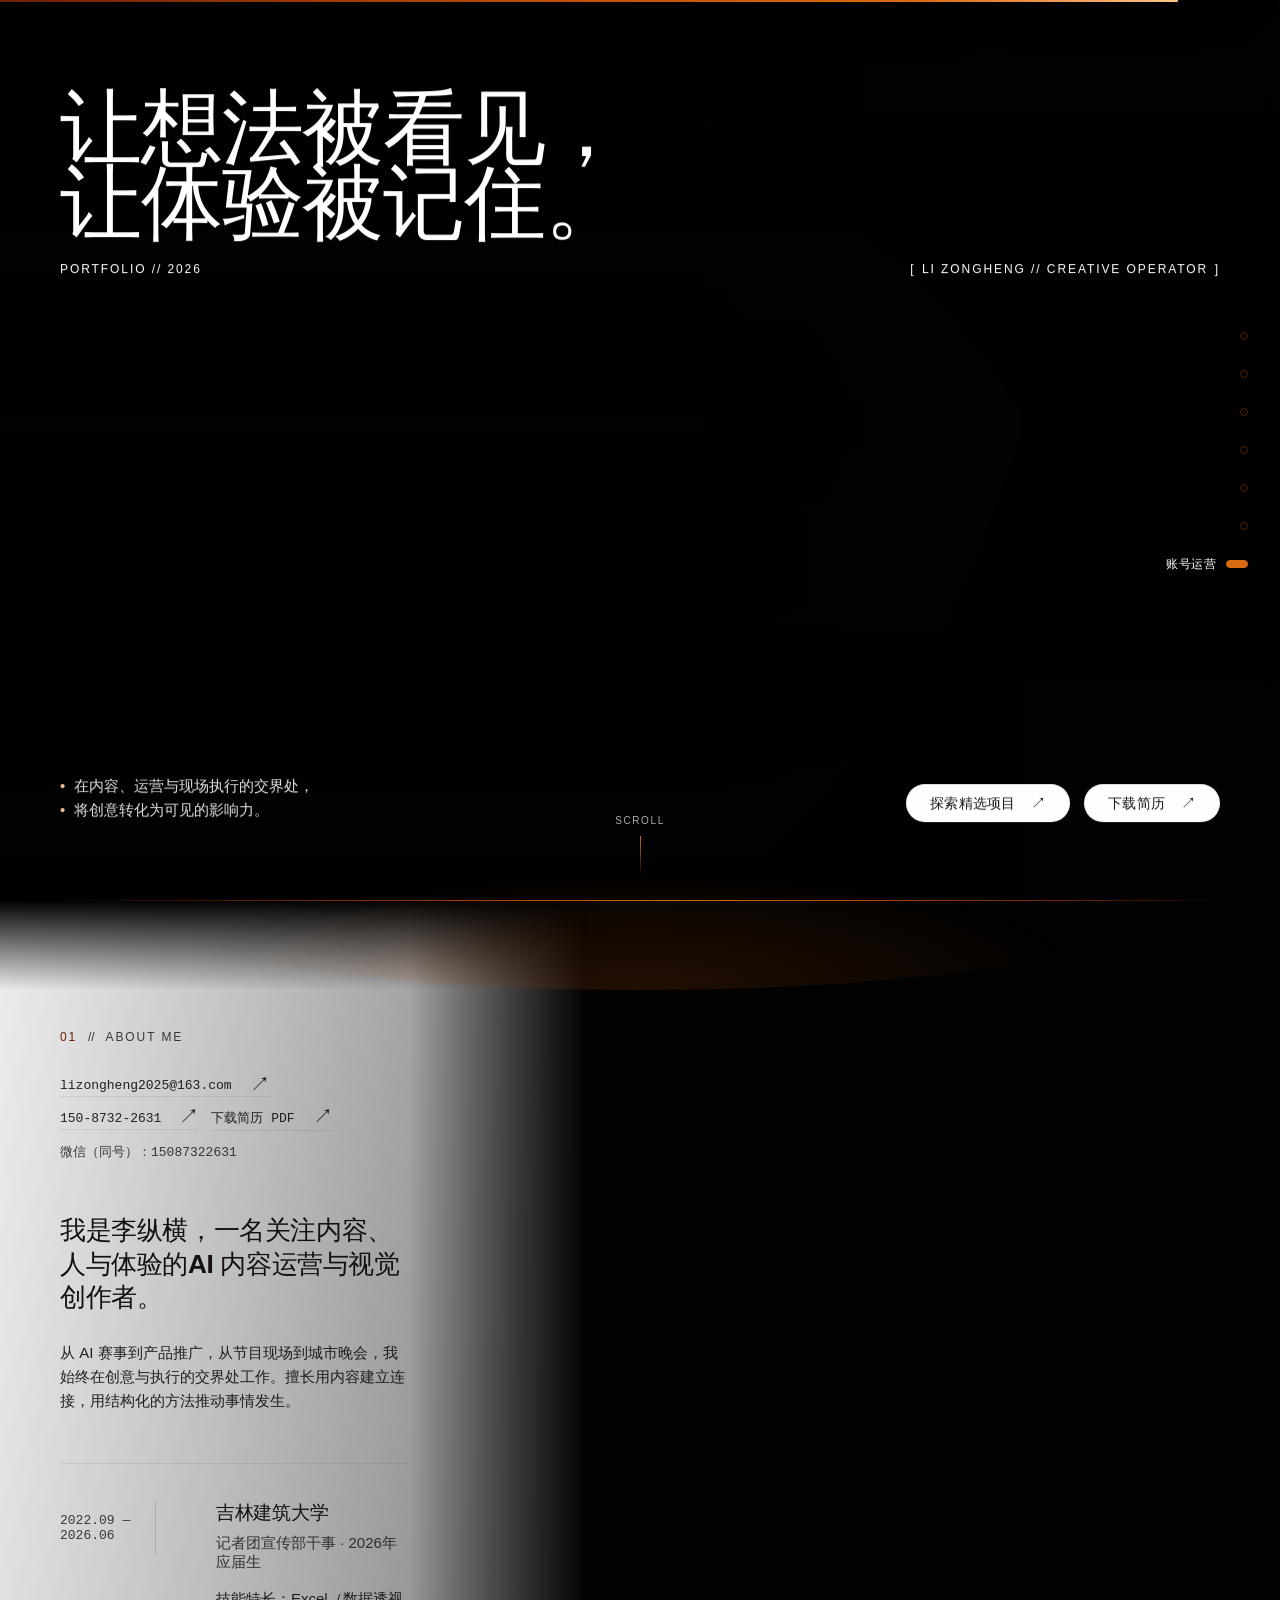
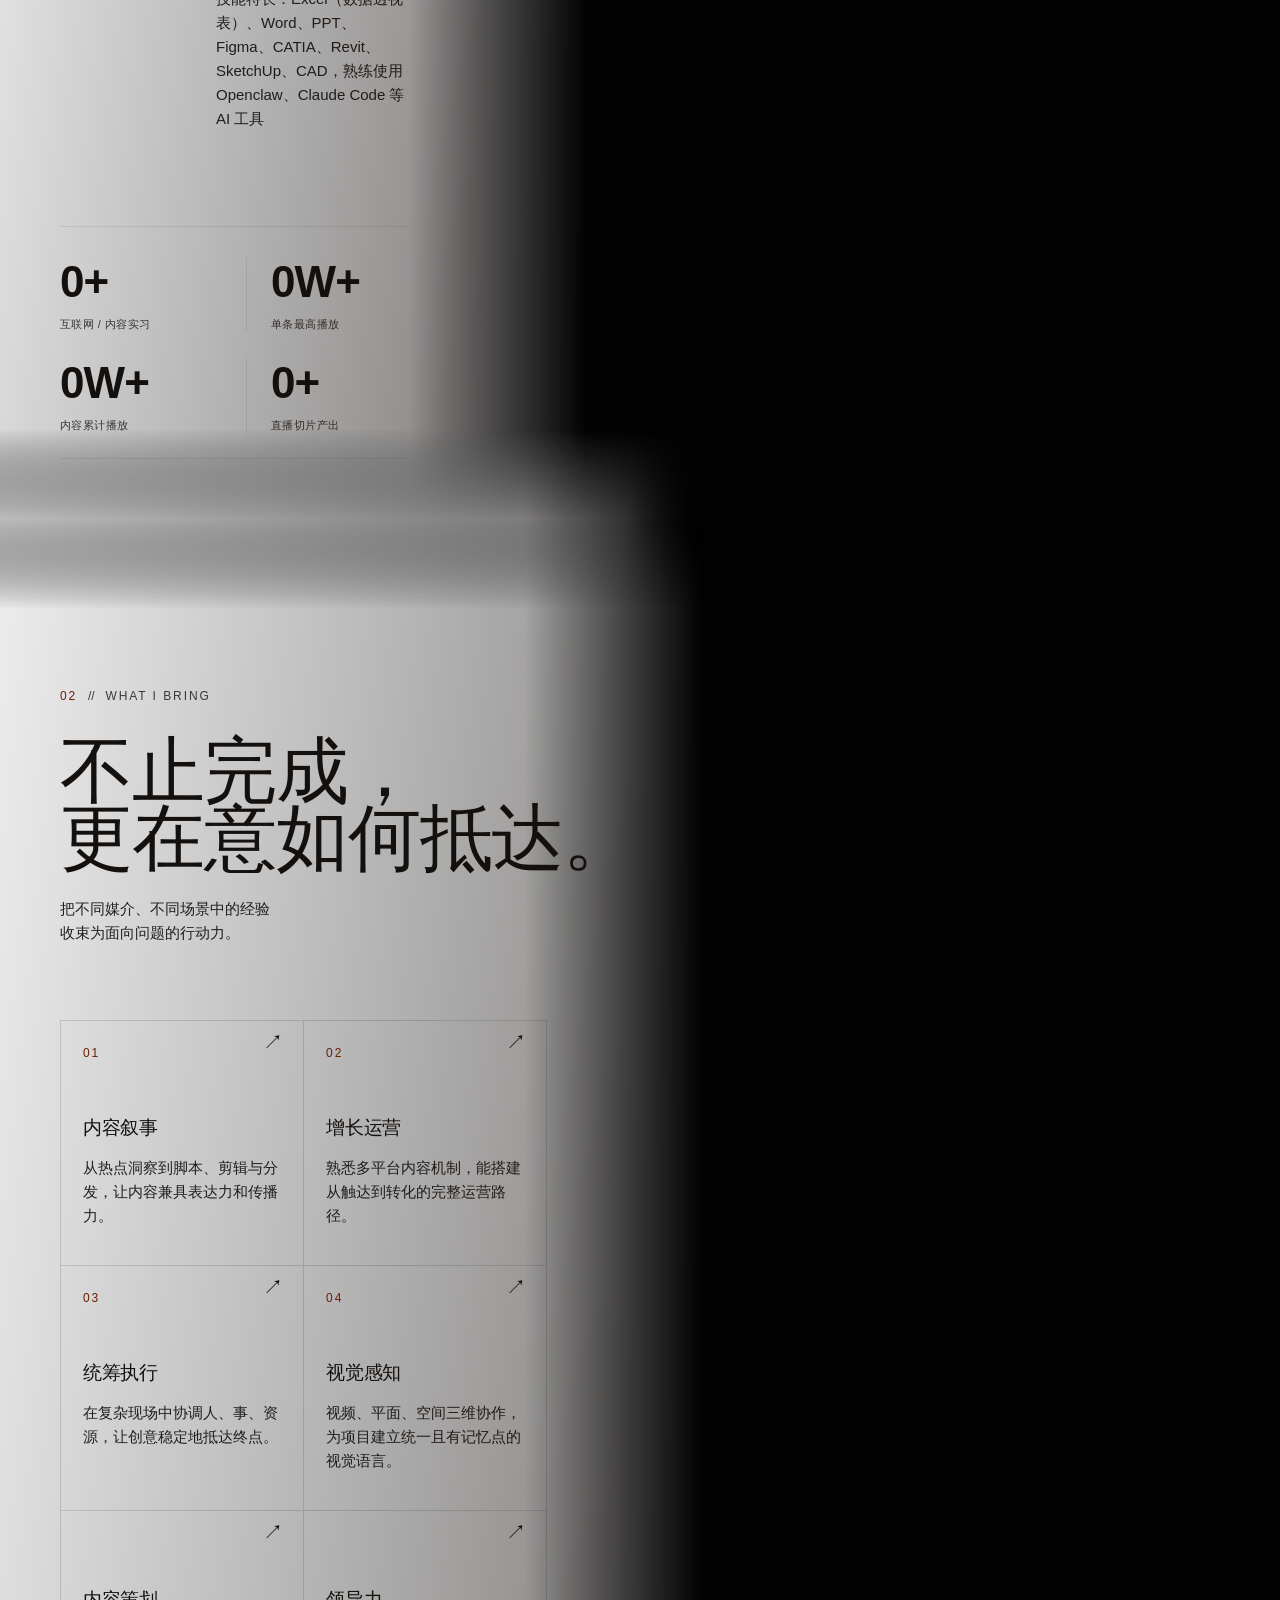
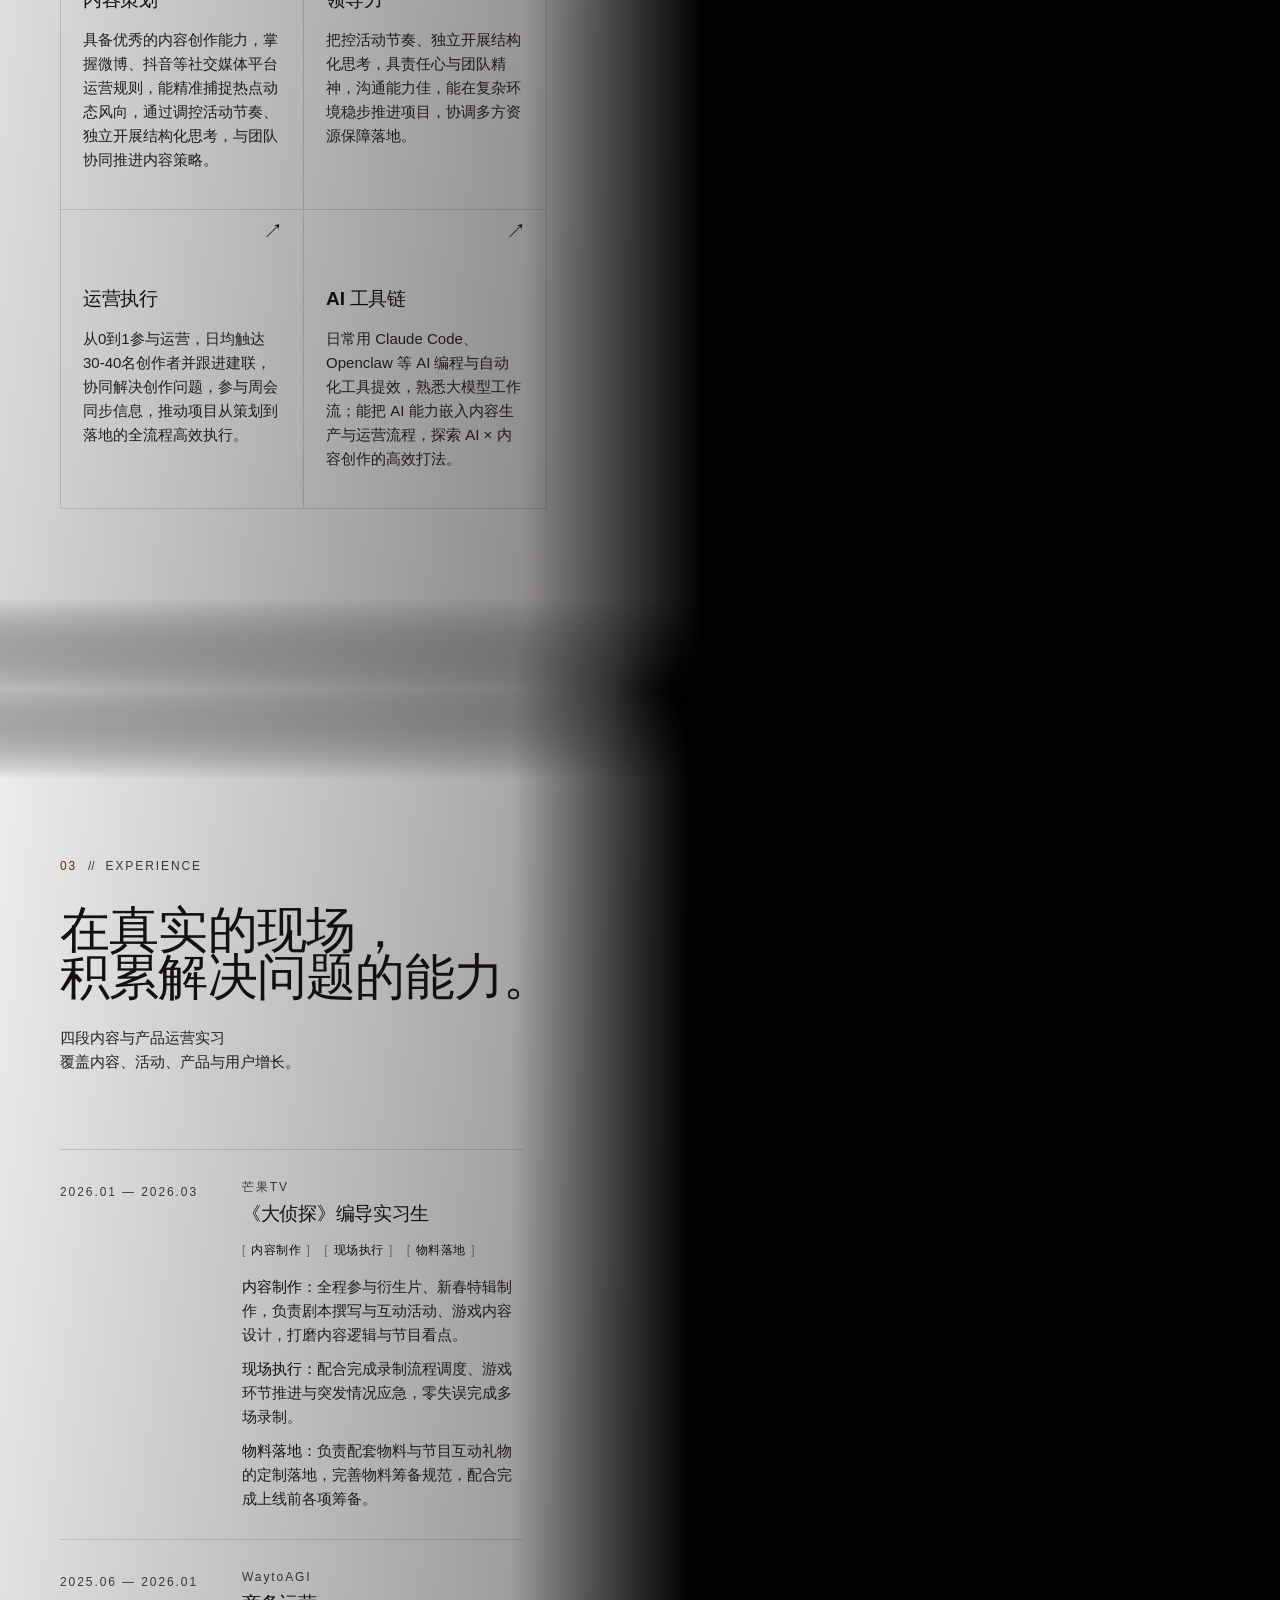
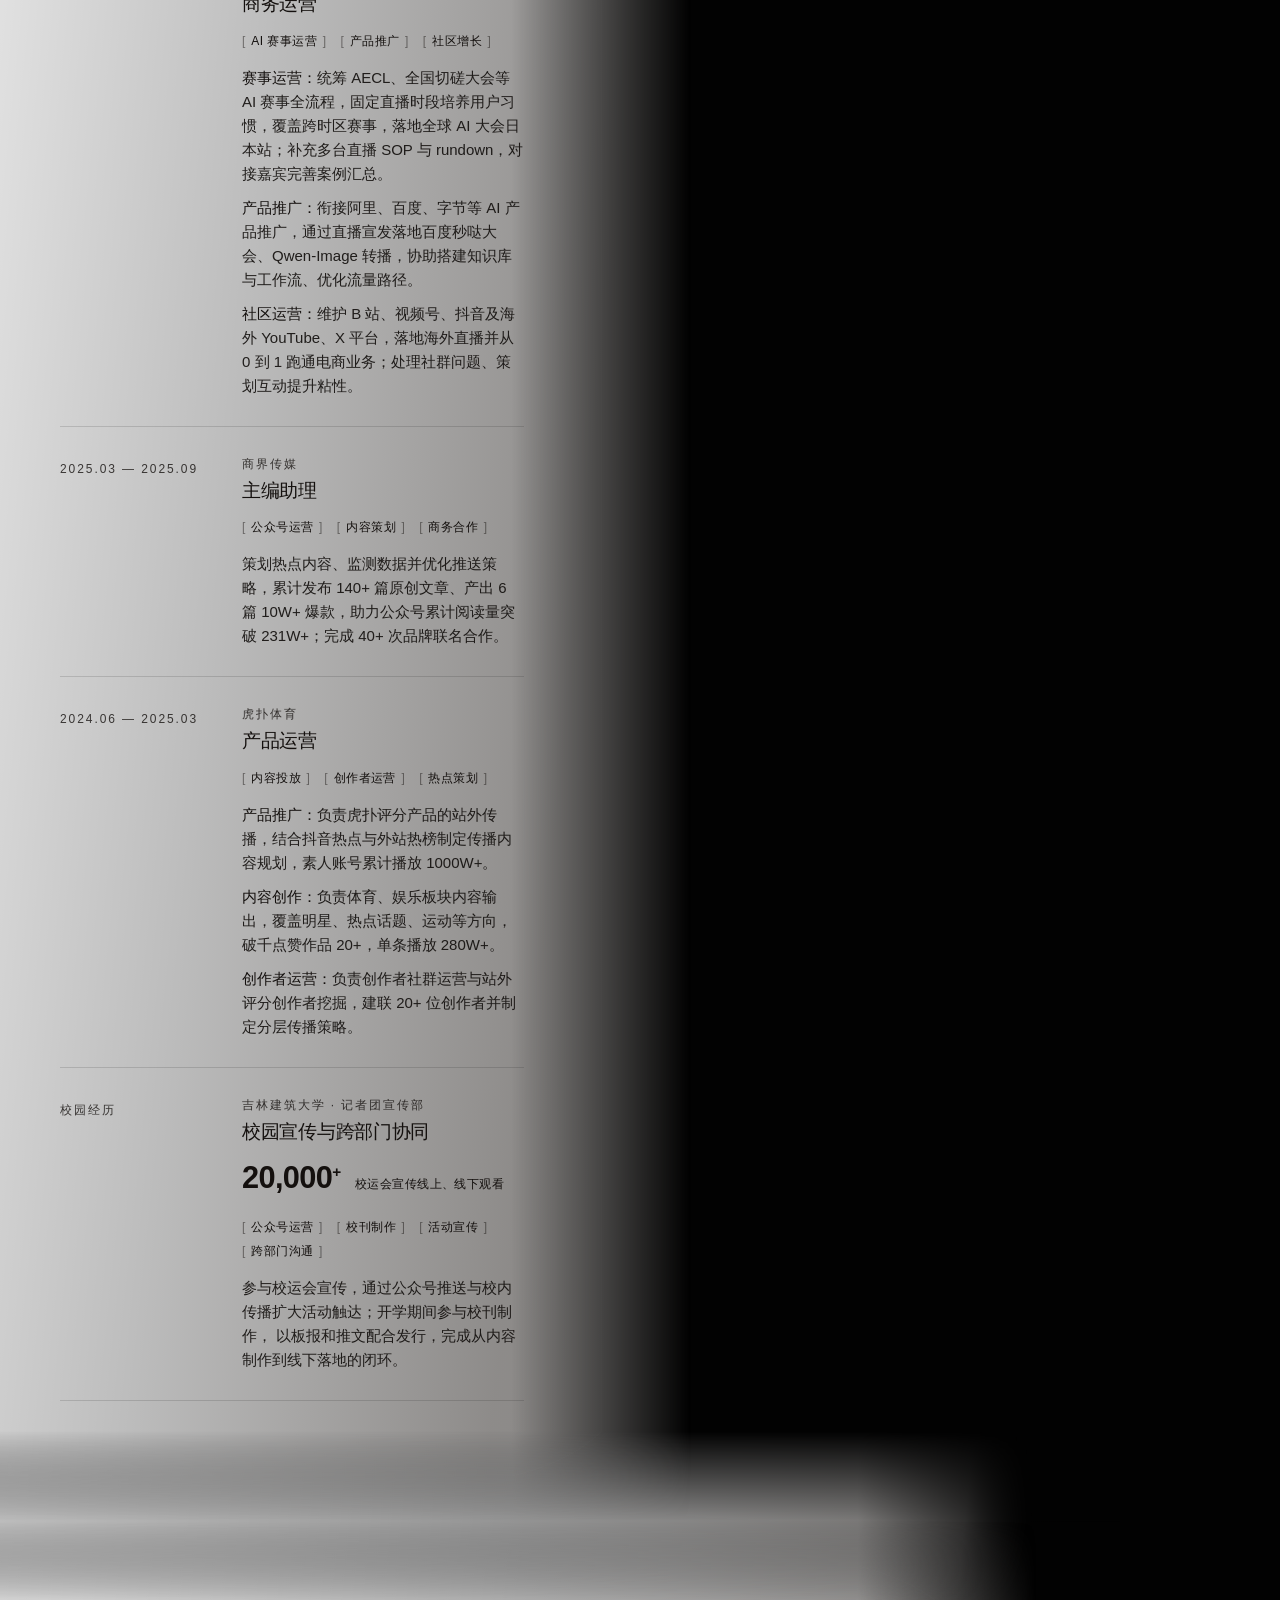
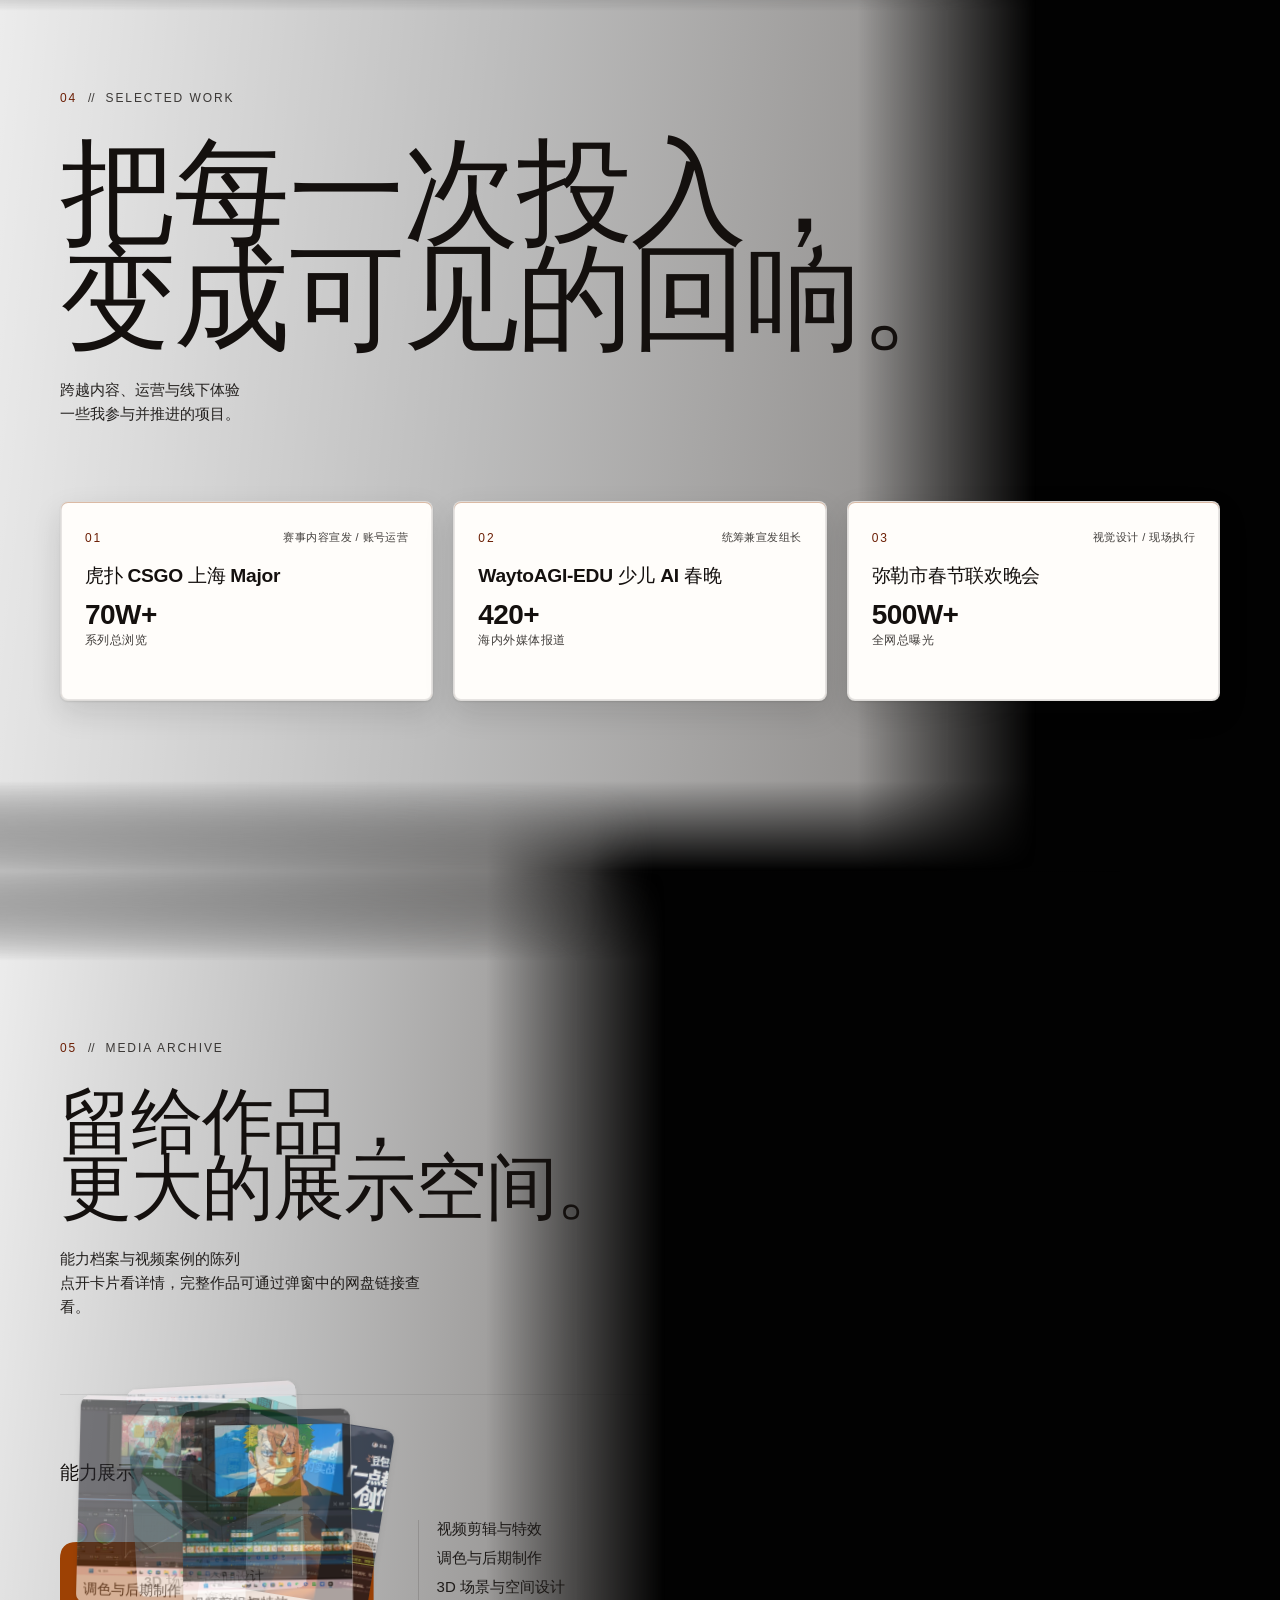
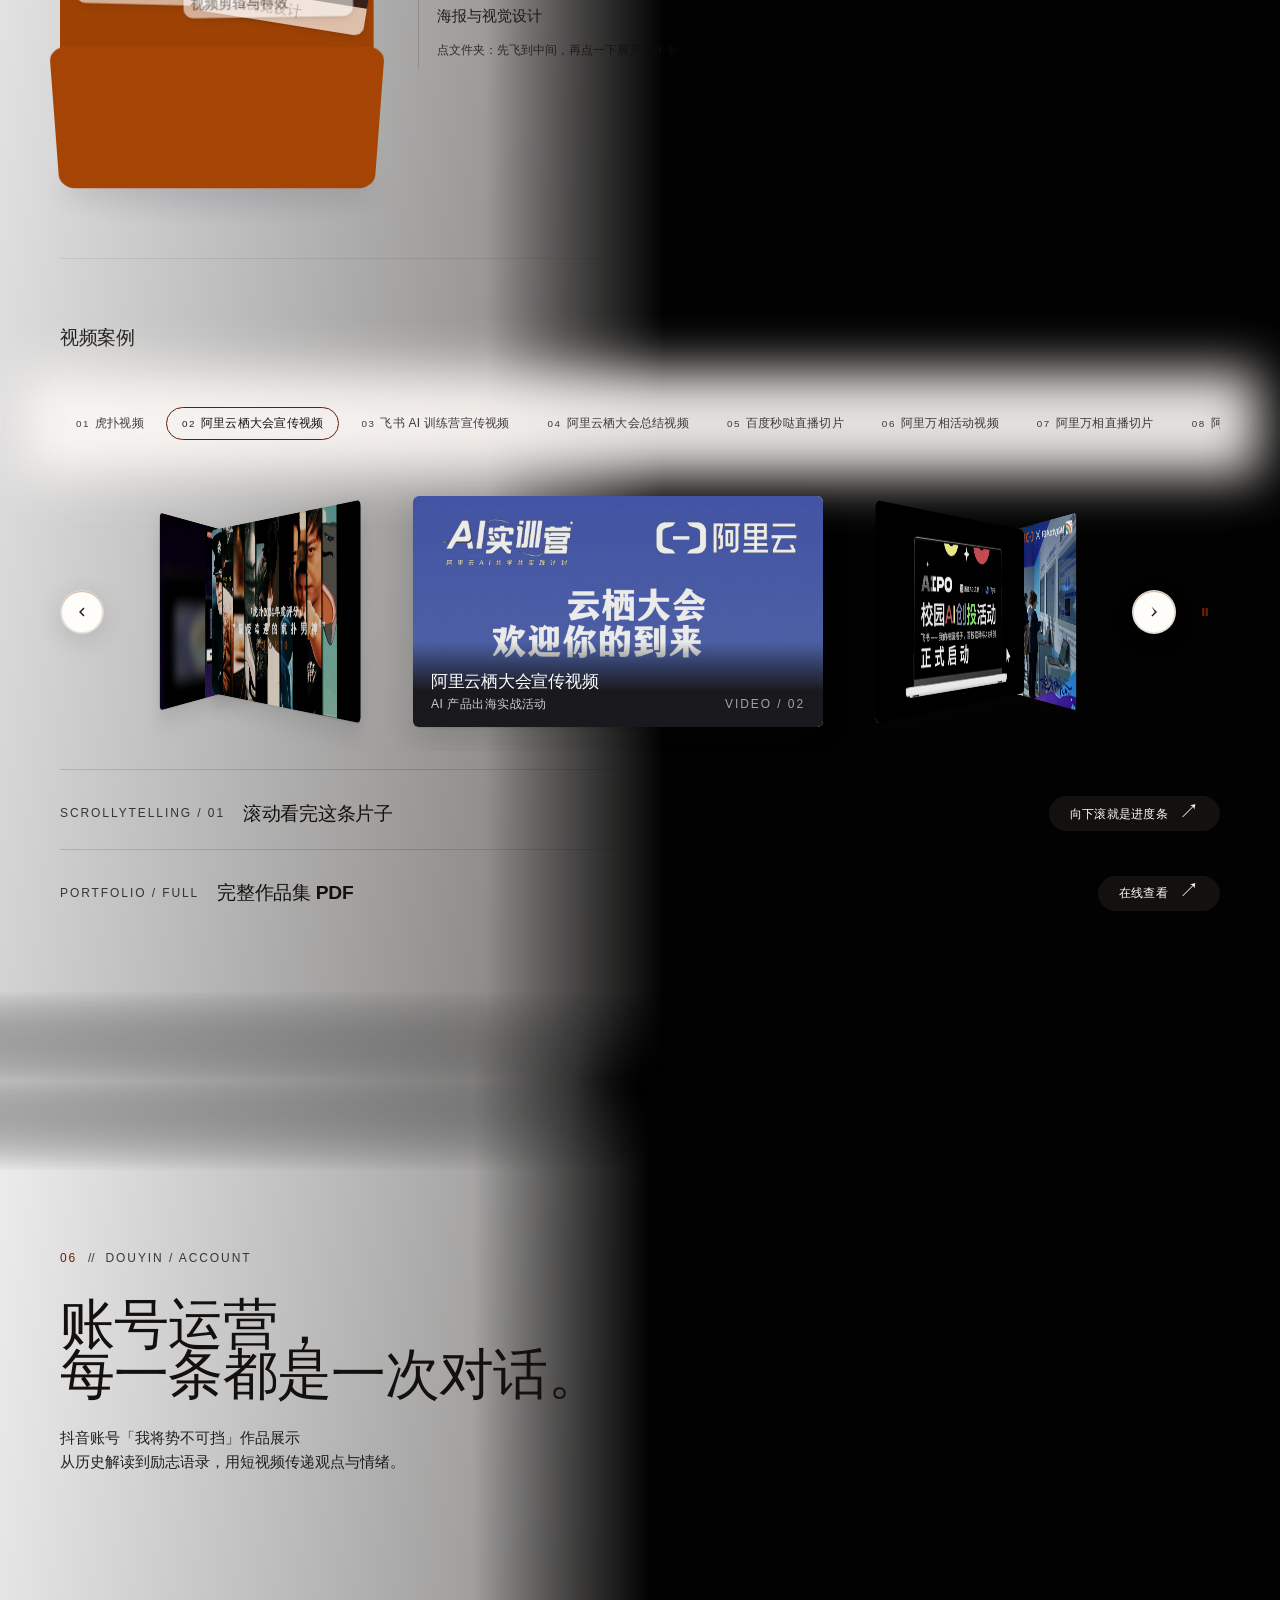
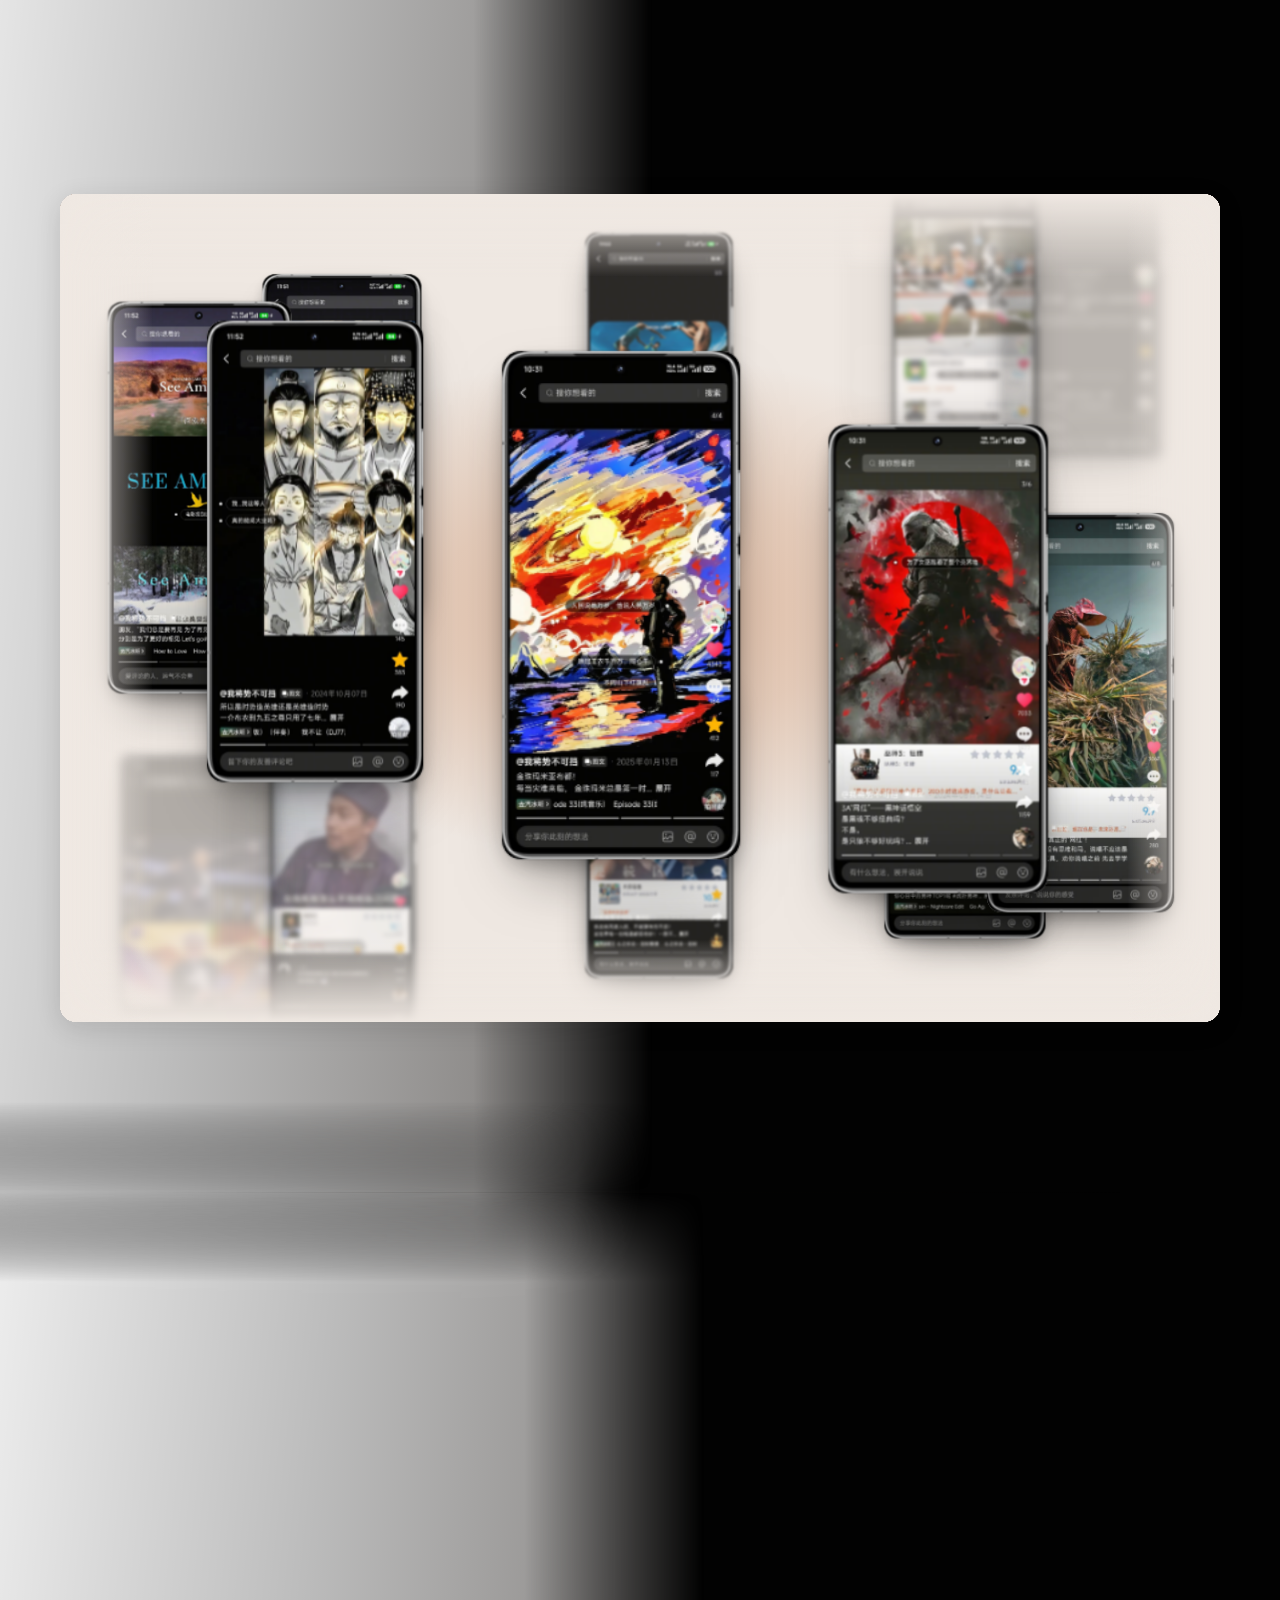
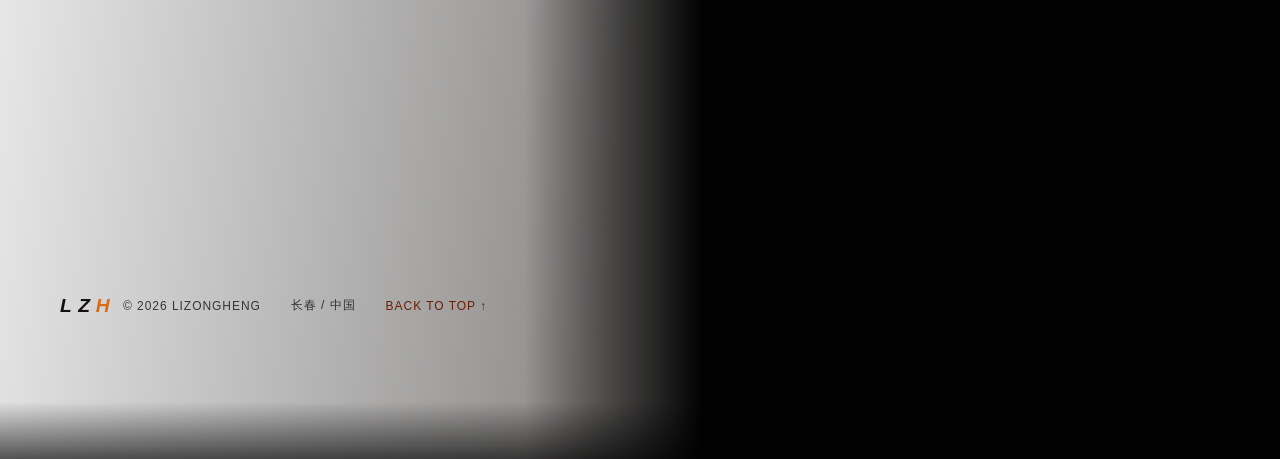
<file: index.html>
<!doctype html>
<html lang="zh-CN">
  <head>
    <meta charset="UTF-8" />
    <meta name="viewport" content="width=device-width, initial-scale=1.0" />
    <!-- theme-color 与页面最深档 --void-7 同值：手机浏览器的地址栏色应当是
         页面尽头的那个黑，不是改造前的暖炭 #0d0a0c -->
    <meta name="theme-color" content="#020202" />
    <style>html{--lightningcss-light: ;--lightningcss-dark:initial;color-scheme:dark;background:#020202}</style>

    <!-- 首屏那张定妆照必须在这里就挂上：poster 是 React 挂载之后才写进 <video> 的，
         实测冷启动时它的请求要到 5.3s 才发出（页面 0.7–5s 才 FCP，取决于 CDN 那一枪多快），
         也就是「黑」的时长 ≈ 文档延迟 + poster 自己的 3.1s。preload 把它提到解析器扫到
         就发（≈0.26s），和 JS 并行，画面才可能赶在用户还没往下滚之前出现。 -->
    <link rel="preload" as="image" href="/assets/scrolly/intro-front.jpg" fetchpriority="high" />

    <!-- 字体：preconnect 提前握手 + 非阻塞加载这张字体 CSS。
         为什么不能直接 <link rel="stylesheet">：外链样式表是渲染阻塞的，而 deferred 的
         module script 要等未完成的样式表 —— 实测这条链是「字体 CDN 慢 → React 不挂载 →
         首屏只剩 #020202 的黑」。本机对 fonts.googleapis.cn 的 DNS 双峰（5.9s～11.8s 都出现过）。
         同一个包只换这段 HTML，冷启动三轮 FCP：阻塞版 1.6s / 7.7s / 12.3s，
         这一版 152 / 172 / 184 ms —— 而同一轮里字体 CSS 自己仍要 6.2s / 12.0s / 11.8s 才到，
         差别就在于首屏不再等它。代价是先出系统字、CSS 到位后换字（URL 里本来就有 display=swap）。
         字重清单按全站实测：900 与 italic 600 确实 0 引用。400 这一档要说准（sc69 普查，1470 宽，
         跑的是 dist-deploy 这份包）：算到 font-weight:400 的叶子 46 个，其中 2 个是 <style>/<title>、
         11 个零尺寸，剩下含拉丁又可见的只有 15 段 —— 由 --font-display（栈里打头是 Archivo）画的是
         12 段（#about 3、#strengths 2、#experience 1、#media 6，字号 15px / 12px），另外 3 段跟
         Archivo 无关：2 段 --font-mono（DM Mono 的 400 本来就在清单里），1 段 --font-sans
         （#media 的一条 li，getPlatformFontsForNode 报 Noto Sans SC 把它的汉字和拉丁一起画了 ——
         这台机器装着 Noto Sans SC，不是「站点不下发就用不上」；访客机器没装才往 PingFang / Segoe UI
         掉，这一句是推断）。纯汉字的 29 段也不归 Archivo 画：同一把尺报的是分工，例如 #about 那句
         「Noto Sans SC×60 + Archivo SemiBold×5」，汉字那 60 个字形来自系统里那份 Noto。
         删掉 400 的实测后果只压在这 12 段的拉丁上：由 500 那一支画（15px 下同一串拉丁量宽 250.36px，
         与直接请求 500 完全相等；有真 400 时是 247.48px，窄 1.15%），整段实宽平均窄 0.32%、
         最大 1.00%。⚠️ getPlatformFontsForNode 回的族名是「Archivo SemiBold」，别看字面以为在画 600 ——
         400 与 500 指向同一个可变字体文件，CSS 把范围钉成 500，族名是文件自带的默认实例名（推断），
         宽度证据（实测）指的是 500。
         加回 400 的代价已量：字体文件 0 字节增量（400 与 500 是同一支可变字体，URL 相同，
         实测 latin 子集 34,928 B 本来就在下发），只有字体 CSS 多 567 B。
         ✅ **2026-10-17 深夜定论：加回。** 代价仅 567 B 的 CSS，收益是全站正文默认字重回真 400
         （源码里没有一处显式 font-weight:400，那 12 段吃的是 body 继承的默认值，原本被 500 顶替）；
         删 400 那个决定的收益只有 567 B，与风险不成比例。下面 URL 已含 `0,400`（preload 与
         stylesheet 两处一致）；scrolly 那份同样加回。
         改字体族或字重时改下面这一行（两处：preload 与 stylesheet，必须一致），
         别在 global.css 里加回 @import（那边有同主题注释）；
         public/scrolly/index.html 是另一份清单，别照抄主站这条。 -->
    <link rel="preconnect" href="https://fonts.googleapis.cn" />
    <link rel="preconnect" href="https://fonts.gstatic.cn" crossorigin />
    <link
      rel="preload"
      as="style"
      href="https://fonts.googleapis.cn/css2?family=DM+Mono:wght@400;500&family=Archivo:ital,wght@0,300;0,400;0,500;0,600;0,700;0,800;1,800&display=swap"
    />
    <link
      rel="stylesheet"
      media="print"
      onload="this.media='all'"
      href="https://fonts.googleapis.cn/css2?family=DM+Mono:wght@400;500&family=Archivo:ital,wght@0,300;0,400;0,500;0,600;0,700;0,800;1,800&display=swap"
    />

    <!-- 基础 SEO -->
    <title>李纵横 · 个人作品集 | AI 内容运营与视觉创作者</title>
    <meta
      name="description"
      content="李纵横的个人作品集：专注内容、运营与现场执行的交界处，让创意转化为可见的影响力。涵盖虎扑 CSGO 上海 Major、WaytoAGI 少儿 AI 春晚、弥勒春晚、芒果TV《大侦探》等项目。"
    />
    <meta name="author" content="李纵横" />
    <meta name="keywords" content="李纵横,作品集,内容运营,AI内容,视觉创作,短视频,活动策划,个人主页" />
    <link rel="canonical" href="https://wjsbkd.github.io/" />

    <!-- Open Graph（微信 / 朋友圈 / 社交媒体分享卡片） -->
    <meta property="og:type" content="website" />
    <meta property="og:locale" content="zh_CN" />
    <meta property="og:site_name" content="李纵横 · 个人作品集" />
    <meta property="og:title" content="李纵横 · 个人作品集 | AI 内容运营与视觉创作者" />
    <meta
      property="og:description"
      content="专注内容、运营与现场执行的交界处，让创意转化为可见的影响力。"
    />
    <!-- 分享封面：`public/assets/og-cover.jpg`（1200×630，与首屏同一套白板语言）。
         写成绝对 URL：微信/QQ/微博的爬虫会拿页面 origin 补全根相对路径，
         但 Twitter / Slack / LinkedIn 的爬虫要求绝对 URL，根相对的抓不到图。
         换域名时，这一行和 canonical / og:url、public/robots.txt 的 Sitemap 行、
         public/sitemap.xml 的 <loc> 一起换（共六处），不同步会被搜索引擎当成两个站点。 -->
    <meta property="og:image" content="https://wjsbkd.github.io/assets/og-cover.jpg" />
    <meta property="og:url" content="https://wjsbkd.github.io/" />

    <!-- Twitter Card -->
    <meta name="twitter:card" content="summary_large_image" />
    <meta name="twitter:title" content="李纵横 · 个人作品集 | AI 内容运营与视觉创作者" />
    <meta
      name="twitter:description"
      content="专注内容、运营与现场执行的交界处，让创意转化为可见的影响力。"
    />
    <meta name="twitter:image" content="https://wjsbkd.github.io/assets/og-cover.jpg" />

    <!-- favicon（本地 SVG，避免外链失效） -->
    <link rel="icon" type="image/svg+xml" href="/favicon.svg" />
    <!-- apple-touch-icon 必须位图：iOS「添加到主屏幕」不解析 SVG，
         没有它就是整页实时截图当图标（求职方用 iPhone 收藏链接时会看到）。
         由 public/favicon.svg 同一份构图渲染而来（值抄 global.css 的 void-1 /
         text-bright / rim-ember），改字标时两边同步。 -->
    <link rel="apple-touch-icon" href="/apple-touch-icon.png" />
    <script type="module" crossorigin src="/assets/main--JeTUvgL.js"></script>
    <link rel="modulepreload" crossorigin href="/assets/dist-BPOi4vSH.js">
    <link rel="modulepreload" crossorigin href="/assets/client-BcyJImHZ.js">
    <link rel="stylesheet" crossorigin href="/assets/main-DHcmwRfX.css">
  </head>
  <body>
    <div id="root"></div>
  </body>
</html>
</file>
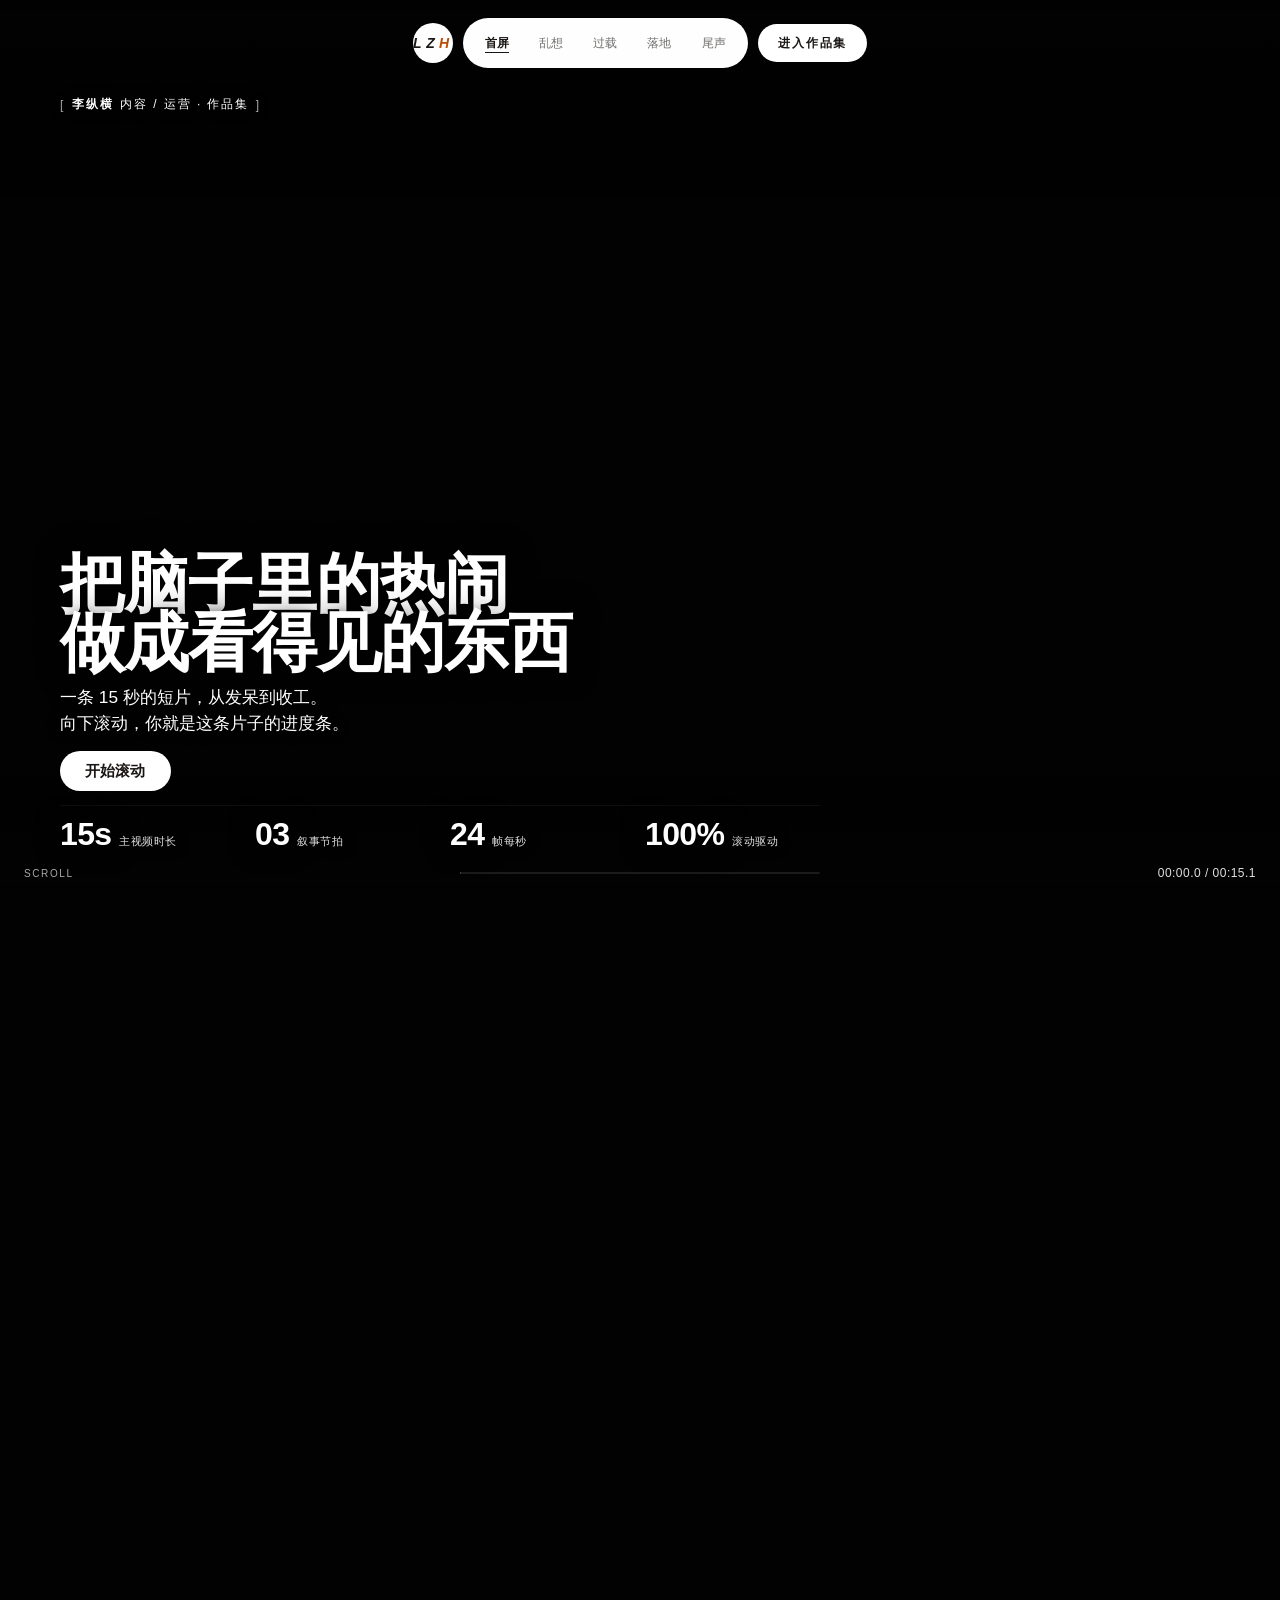
<file: scrolly/index.html>
<!doctype html>
<html lang="zh-CN">
<head>
<meta charset="utf-8">
<meta name="viewport" content="width=device-width, initial-scale=1, viewport-fit=cover">
<title>滚动看一条片子 · 作品集</title>
<meta name="description" content="一条 15 秒的短片，从发呆到收工。向下滚动，你就是这条片子的进度条。">
<meta name="theme-color" content="#020202">
<link rel="icon" href="/favicon.svg" type="image/svg+xml">
<link rel="apple-touch-icon" href="/apple-touch-icon.png">
<link rel="preload" as="image" href="/assets/scrolly/outro-poster.jpg">
<!-- 原先这里有一行 <link rel="preload" as="video" href="/assets/scrolly/main.mp4" crossorigin>，
     2026-10-26 删掉：preload 是**无条件**下整份，与下面 v-main 的 preload="metadata"
     直接矛盾（一个非要下、一个说别下），实际把 metadata 省下的量全部抵消。
     intro.mp4 不预加载：它是 <video autoplay> 自己会发起请求的那一个，
     且首屏 poster 走的是 index.html 那条 preload 的同源策略，重复预加载只会打架。
     想要 main.mp4 早点到位，正确做法不是 preload，而是等 intro 交棒后再补一个
     video.preload='auto'（见 scrolly.js 的 stage 切换处）——需要时再加。 -->
<!-- 字体：与主站同一条理由（主站注释在 index.html 里，2026-10-17 起改成非阻塞加载）——
     外链样式表是渲染阻塞的，直接 <link rel="stylesheet"> 会让首屏等 fonts.googleapis.cn；
     这里改成 preload + media="print" onload 换回 all，首屏不等它，字体到了再换字（display=swap）。
     字重按本页 scrolly.css 的 font-weight 实测清单收窄：
     Archivo 只用 300/500/600/800 与 italic 800（400/700/900 与 italic 600 本页 0 引用）。
     这一页与主站不同：它**引 Noto Sans SC**（本页汉字标题使用），不要照搬主站那条「只砍 Noto」。 -->
<link rel="preconnect" href="https://fonts.googleapis.cn" />
<link rel="preconnect" href="https://fonts.gstatic.cn" crossorigin />
<link
  rel="preload"
  as="style"
  href="https://fonts.googleapis.cn/css2?family=Archivo:ital,wght@0,300;0,500;0,600;0,800;1,800&family=Noto+Sans+SC:wght@300;400;500;600;700;900&display=swap"
/>
<link
  rel="stylesheet"
  media="print"
  onload="this.media='all'"
  href="https://fonts.googleapis.cn/css2?family=Archivo:ital,wght@0,300;0,500;0,600;0,800;1,800&family=Noto+Sans+SC:wght@300;400;500;600;700;900&display=swap"
/>
<!-- 分享卡 / 规范链接：这一页是站内独立 URL（Media.jsx:71 挂着入口），
     会被单独分享与收录，缺 og 时微信/微博拿不到封面、Twitter/LinkedIn 要求绝对 URL。
     封面沿用主站那张 og-cover（同源语言），不另做一张。 -->
<meta property="og:type" content="website" />
<meta property="og:locale" content="zh_CN" />
<meta property="og:site_name" content="李纵横 · 个人作品集" />
<meta property="og:title" content="滚动看一条片子 · 李纵横作品集" />
<meta property="og:description" content="一条 15 秒的短片，从发呆到收工。向下滚动，你就是这条片子的进度条。" />
<meta
  property="og:image"
  content="https://wjsbkd.github.io/assets/og-cover.jpg"
/>
<meta property="og:url" content="https://wjsbkd.github.io/scrolly/" />
<meta name="twitter:card" content="summary_large_image" />
<meta
  name="twitter:image"
  content="https://wjsbkd.github.io/assets/og-cover.jpg"
/>
<link rel="canonical" href="https://wjsbkd.github.io/scrolly/" />
<link rel="stylesheet" href="scrolly.css" />
</head>
<body>

<!-- 背景舞台：三层同时渲染，只靠 opacity 切换 -->
<div class="stage" aria-hidden="true">
  <div class="layer is-on" id="layer-intro">
    <video id="v-intro" class="film film--parallax" muted loop autoplay playsinline preload="auto"
           src="/assets/scrolly/intro.mp4"></video>
  </div>
  <div class="layer" id="layer-main">
    <!-- preload="metadata" 与主站 FilmStage.jsx:558 同一条理由（那边有完整实测）：
         auto 会在用户一次滚动都没有时把整份 main.mp4 拉完，metadata 让 Chrome 缓冲够了
         就掐掉请求，主站实测省 6.37–6.53 MB（−81.5%～−83.6%）、交棒与首帧代价为零。
         本页用法与主站一致：scrolly.js 只要 main.duration（loadedmetadata）然后逐帧 seek，
         所以 metadata 拿得到 duration，seek 门照开。视频压缩后绝对值降到 3.5 MB，
         省下的量同比缩小，但「用户没滚动就不该下整份」这条不变。
         intro 保持 auto：它是首屏，用户进来就要看。 -->
    <video id="v-main" class="film" muted playsinline preload="metadata"
           src="/assets/scrolly/main.mp4"></video>
  </div>
  <div class="layer" id="layer-outro">
    <img id="poster-outro" class="film" alt="" src="/assets/scrolly/outro-poster.jpg">
  </div>
  <div class="scrim scrim--sky"></div>
  <div class="scrim scrim--floor"></div>
</div>

<!-- 顶栏：悬浮药丸，与主站同一套语言（字标沿用 Nav / Footer 那枚 LZH 锁定） -->
<header class="hud-top">
  <a class="pill pill--mark" href="/" aria-label="返回作品集首页">
    <svg class="wordmark" viewBox="0 0 120 48" aria-label="LZH">
      <text class="bm-lzh" x="0" y="38">L</text>
      <text class="bm-lzh" x="40" y="38">Z</text>
      <text class="bm-h" x="78" y="38">H</text>
    </svg>
  </a>
  <nav class="pill pill--nav" aria-label="章节">
    <span class="nav-item is-on" data-jump="0">首屏</span>
    <span class="nav-item" data-jump="0.16">乱想</span>
    <span class="nav-item" data-jump="0.58">过载</span>
    <span class="nav-item" data-jump="0.84">落地</span>
    <span class="nav-item" data-jump="1">尾声</span>
  </nav>
  <a class="pill pill--cta" href="/">进入作品集</a>
</header>

<main>
  <!-- 文案层：固定居中，靠 fade 交接 -->
  <div class="captions">

    <section class="caption is-on" id="cap-intro" data-stage="intro">
      <p class="badge"><b>李纵横</b> 内容 / 运营 · 作品集</p>
      <h1 class="headline">
        <span class="line">把脑子里的热闹</span>
        <span class="line">做成看得见的东西</span>
      </h1>
      <p class="sub">一条 15 秒的短片，从发呆到收工。<br>向下滚动，你就是这条片子的进度条。</p>
      <p class="btn-row"><a class="btn" href="#" data-jump="0.06">开始滚动</a></p>
      <div class="metrics">
        <div><b class="m-val">15s</b><span class="m-key">主视频时长</span></div>
        <div><b class="m-val">03</b><span class="m-key">叙事节拍</span></div>
        <div><b class="m-val">24</b><span class="m-key">帧每秒</span></div>
        <div><b class="m-val">100%</b><span class="m-key">滚动驱动</span></div>
      </div>
    </section>

    <section class="caption" id="cap-1" data-stage="1">
      <p class="kicker"><span>01</span>STATIC NOISE</p>
      <h2 class="headline headline--act">
        <span class="line">灵感先在脸上</span>
        <span class="line">乱涂一遍</span>
      </h2>
      <p class="sub">脸上贴满草稿的那几分钟，是所有作品的起点。<br>没有一张图是干净的，就像没有念头是安静的。</p>
      <p class="meta">00:00.0 &mdash; 00:06.8 &nbsp;/&nbsp; 特写 &nbsp;/&nbsp; 发呆 &rarr; 托腮 &rarr; 瞪眼</p>
    </section>

    <section class="caption" id="cap-2" data-stage="2">
      <p class="kicker"><span>02</span>OVERWHELM</p>
      <h2 class="headline headline--act">
        <span class="line">坐下来认真做</span>
        <span class="line">却被念头抛上半空</span>
      </h2>
      <p class="sub">工具、需求、参考图同时起飞，咖啡泼了一脸。<br>这一段我最想留给你看：失控也是过程的一部分。</p>
      <p class="meta">00:06.8 &mdash; 00:11.6 &nbsp;/&nbsp; 中景 &rarr; 全景 &nbsp;/&nbsp; 开工 &rarr; 腾空</p>
    </section>

    <section class="caption" id="cap-3" data-stage="3">
      <p class="kicker"><span>03</span>LANDED</p>
      <h2 class="headline headline--act">
        <span class="line">摔在地上也</span>
        <span class="line">先把咖啡端稳</span>
      </h2>
      <p class="sub">把失控收回来，交付一个能用的东西——<br>这就是我做设计的全部，也是我想跟你继续聊的。</p>
      <p class="meta">00:11.6 &mdash; 00:15.1 &nbsp;/&nbsp; 落地 &rarr; 起身 &rarr; 走向镜头</p>
    </section>

    <section class="caption" id="cap-outro" data-stage="outro">
      <p class="kicker"><span>04</span>NEXT</p>
      <h2 class="headline headline--act">
        <span class="line">人看完了</span>
        <span class="line">接下来看作品</span>
      </h2>
      <p class="sub">项目、经历、账号运营都在主站里。<br>这条片子往回滚，可以倒着放完。</p>
      <p class="btn-row">
        <a class="btn" href="/">进入作品集</a>
        <a class="btn btn--ghost" href="#" data-jump="0">回看一遍</a>
      </p>
    </section>

  </div>

  <!-- 滚动轨道：只负责撑高度，不承载内容 -->
  <div id="track" class="track"></div>
</main>

<footer class="hud-bottom" aria-hidden="true">
  <span class="cue" id="cue">SCROLL</span>
  <span class="bar"><span class="bar-fill" id="bar-fill"></span></span>
  <span class="readout" id="readout">00:00.0 / 00:15.1</span>
</footer>

<noscript><p class="noscript">这条页面需要 JavaScript 才能用滚动驱动视频。</p></noscript>
<script src="scrolly.js"></script>
</body>
</html>
</file>
<file: assets/main-DHcmwRfX.css>
:root{--rim-flare:#ffc489;--rim-ember:#d96a12;--rim-brick:#bb4d05;--rim-wine:#6b1e04;--rim-brick-on-ink:var(--rim-brick);--rim-brick-a18:#bb4d052e;--rim-brick-a28:#bb4d0547;--rim-brick-a40:#bb4d0566;--rim-ember-a22:#d96a1238;--rim-ember-a40:#d96a1266;--void-1:#0b0706;--void-2:#090605;--void-3:#080505;--void-4:#070504;--void-5:#050404;--void-6:#030303;--void-7:#020202;--paper:#fefefe;--paper-hi:#fff;--ink:#1a1614;--charcoal:#282828;--card-void:#0f0a09;--card-void-hi:#16100e;--glass-void:#020202d1;--glass-ink:#14100ef7;--text-bright:#fff;--text-base:#ffffffe0;--text-dim:#ffffffa8;--text-bright-a06:#ffffff0f;--text-bright-a10:#ffffff1a;--text-bright-a16:#ffffff29;--accent:#ffc489;--accent-active:#f08a2a;--accent-a08:#ffc48914;--accent-a32:#ffc48952;--line:#ffffff1a;--line-soft:#ffffff0f;--line-tag:#ffffff29;--font-display:"Archivo", "Noto Sans SC", -apple-system, "PingFang SC", "Segoe UI", Arial, sans-serif;--font-sans:"Noto Sans SC", -apple-system, "PingFang SC", "Segoe UI", Arial, sans-serif;--font-mono:"DM Mono", "JetBrains Mono", ui-monospace, monospace;--col-w:min(1700px, calc(100vw - 120px - 15px));--fs-display:clamp(30px, calc(var(--col-w) / 14), 122px);--fs-h3:clamp(19px, 1.5vw, 27px);--fs-body:15px;--fs-label:12px;--fs-micro:10px;--lh-display:.92;--lh-body:1.6;--track-display:-.015em;--track-label:.16em;--ring-card:inset 0 1px 0 var(--rim-brick-a28);--shadow-soft:0 4px 24px #00000080;--shadow-card:0 1px 2px #0009, 0 10px 34px #00000080;--shadow-warm-glow:0 0 60px var(--rim-brick-a18);--shadow-paper:0 8px 32px #0000008c, 0 0 0 1px var(--text-bright-a06);--scrim:#020202b8;--ghost-line:#ffffff80;--ghost-fill:#ffffff14;--ease-apple:cubic-bezier(.16, 1, .3, 1);--ease-claude:cubic-bezier(.22, .61, .36, 1);--ease-out-soft:cubic-bezier(.23, 1, .32, 1);--press-scale:.97;--press-ms:.16s;--fade-ms:.2s;font-family:var(--font-sans);color:var(--text-base);background:var(--void-7);font-synthesis:none;scroll-behavior:smooth;-webkit-font-smoothing:antialiased;-moz-osx-font-smoothing:grayscale}*{box-sizing:border-box}body{background:var(--void-7);margin:0}body:after{content:"";z-index:9999;pointer-events:none;opacity:.09;mix-blend-mode:soft-light;background-image:url("data:image/svg+xml,%3Csvg xmlns='http://www.w3.org/2000/svg' width='240' height='240'%3E%3Cfilter id='n'%3E%3CfeTurbulence type='fractalNoise' baseFrequency='1.1' numOctaves='4' stitchTiles='stitch'/%3E%3CfeColorMatrix type='saturate' values='0'/%3E%3C/filter%3E%3Crect width='240' height='240' filter='url(%23n)'/%3E%3C/svg%3E");background-size:240px 240px;position:fixed;inset:0}a{color:inherit;text-decoration:none}::selection{background:var(--accent-a32);color:var(--text-bright)}::selection{background:var(--accent-a32);color:var(--text-bright)}section[id],footer[id]{scroll-margin-top:96px}.wrap{width:min(1700px,100% - 120px);margin:auto}.arrow{transition:transform .3s var(--ease-claude);margin-left:8px;font-size:20px;line-height:0;display:inline-block}.eyebrow,.section-kicker{font-family:var(--font-display);font-size:var(--fs-label);letter-spacing:var(--track-label);text-transform:uppercase;font-weight:500}.wordmark{width:auto;font-family:var(--font-display);letter-spacing:-2px;font-size:42px;font-style:italic;font-weight:800;display:block}.wordmark .bm-lzh{fill:var(--ink)}.wordmark .bm-h{fill:var(--rim-brick)}.wordmark--lit .bm-lzh{fill:var(--text-bright)}.wordmark--lit .bm-h{fill:var(--rim-ember)}.eyebrow{color:var(--accent);margin:0 0 23px}.section{padding:170px 0}.about,.strength,.experience,.work,.media,.account-ops{position:relative}.about{--lane-w:30%;--plate-x:40%;--plate-tail:.42}.strength{--lane-w:42%;--plate-x:49%;--head-k:.51;--head-max:8;--plate-tail:.45}.experience{--lane-w:40%;--plate-x:48%;--head-k:.44;--head-max:10;--plate-tail:.47}.work{--lane-w:46%;--plate-x:75%;--head-k:.81;--head-max:8;--plate-tail:.49}.media{--lane-w:46%;--plate-x:46%;--head-k:.5;--head-max:8;--plate-tail:.52}.account-ops{--lane-w:43%;--plate-x:45%;--head-k:.48;--head-max:10;--plate-tail:.54}.footer{--lane-w:47%;--plate-x:49%;--head-k:.53;--head-max:8;--plate-tail:.56}@media (width<=900px){.about,.strength,.experience,.work,.media,.account-ops,.footer{--lane-w:100%;--head-k:1}}.about.section,.strength.section,.experience.section,.media.section,.account-ops.section{width:100%;padding-inline:max(60px,50% - 850px)}.about:before,.strength:before,.experience:before,.work:before,.media:before,.account-ops:before,.footer:before{content:"";z-index:0;pointer-events:none;background:linear-gradient(96deg, #ffffffed 0%, #ffffffbd calc(var(--plate-x) * .5), #fcf8f58f var(--plate-x), rgb(252 248 245/var(--plate-tail)) 100%);-webkit-backdrop-filter:blur(12px)saturate(1.06);backdrop-filter:blur(12px)saturate(1.06);-webkit-mask-image:linear-gradient(90deg, #000 0%, #000 calc(var(--plate-x) - 8%), transparent calc(var(--plate-x) + 6%)), linear-gradient(180deg, transparent 0, #000 90px, #000 calc(100% - 90px), transparent 100%);-webkit-mask-image:linear-gradient(90deg, #000 0%, #000 calc(var(--plate-x) - 8%), transparent calc(var(--plate-x) + 6%)), linear-gradient(180deg, transparent 0, #000 90px, #000 calc(100% - 90px), transparent 100%);mask-image:linear-gradient(90deg, #000 0%, #000 calc(var(--plate-x) - 8%), transparent calc(var(--plate-x) + 6%)), linear-gradient(180deg, transparent 0, #000 90px, #000 calc(100% - 90px), transparent 100%);position:absolute;inset:0;-webkit-mask-composite:source-in;mask-composite:intersect}@media (width<=900px){.about:before,.strength:before,.experience:before,.work:before,.media:before,.account-ops:before,.footer:before{-webkit-backdrop-filter:none;backdrop-filter:none;background:#fcf8f5db;-webkit-mask-image:none;mask-image:none}.section-rim:not(.section-rim--lit):before,.account-ops:after{display:none}}.about,.strength,.experience,.work,.media,.account-ops,.footer{--void-1:#fbf7f4;--void-2:#f9f4f1;--void-3:#f7f2ee;--void-4:#f5efeb;--void-5:#f3ede8;--void-6:#f1eae5;--void-7:#efe8e2;--text-bright:#14100e;--text-base:#14100eeb;--text-dim:#14100ecc;--text-bright-a06:#14100e12;--text-bright-a10:#14100e1f;--text-bright-a16:#14100e33;--paper:#1a1614;--paper-hi:#14100e;--ink:#fefefe;--charcoal:#e9e1d9;--card-void:#fffdfa;--card-void-hi:#f6efe7;--glass-void:#ffffffdb;--glass-ink:#14100ef7;--accent:#6b1e04;--accent-active:#8f3a02;--rim-brick-on-ink:#e5843b;--accent-a08:#6b1e041a;--accent-a32:#6b1e044d;--line:#14100e24;--line-soft:#14100e14;--line-tag:#14100e38;--line-seam:#14100e12;--ring-card:inset 0 1px 0 var(--rim-brick-a28), inset 0 0 0 1px #14100e1a;--shadow-soft:0 6px 26px #14100e1f;--shadow-card:0 1px 2px #14100e1a, 0 12px 30px #14100e1f;--shadow-warm-glow:0 0 60px #bb4d051a;--shadow-paper:0 8px 32px #14100e29, 0 0 0 1px #14100e1a;--scrim:#fcf8f5c7;--ghost-line:#14100e6b;--ghost-fill:#14100e0f;--rim-opacity:1;color:var(--text-base)}.work-modal{--text-bright:#fff;--text-base:#ffffffe0;--text-dim:#ffffffa8;--text-bright-a06:#ffffff0f;--text-bright-a10:#ffffff1a;--text-bright-a16:#ffffff29;--void-5:#080505;--void-7:#020202;--paper:#fefefe;--paper-hi:#fff;--ink:#1a1614;--charcoal:#282828;--card-void:#0f0a09;--card-void-hi:#16100e;--glass-void:#020202d1;--glass-ink:#14100ef7;--accent:#ffc489;--accent-active:#f08a2a;--accent-a08:#ffc48914;--accent-a32:#ffc48952;--line:#ffffff1a;--line-soft:#ffffff0f;--line-tag:#ffffff29;--ring-card:inset 0 1px 0 var(--rim-brick-a28);--shadow-card:0 1px 2px #0009, 0 10px 34px #00000080;--shadow-paper:0 8px 32px #0000008c, 0 0 0 1px var(--text-bright-a06);--scrim:#02020280;color:var(--text-base)}.section-rim,.footer-rim{pointer-events:none;z-index:0;background:linear-gradient(90deg, transparent 12%, var(--line-seam) 30%, var(--line-seam) 70%, transparent 88%);height:1px;position:absolute;top:0;left:0;right:0}.section-rim:not(.section-rim--lit):before,.account-ops:after{content:"";pointer-events:none;background:linear-gradient(96deg, #ffffffed 0%, #ffffffbd calc(var(--plate-x) * .5), #fcf8f58f var(--plate-x), #fcf8f500 calc(var(--plate-x) + 6%));height:180px;-webkit-mask-image:linear-gradient(90deg, #000 0%, #000 calc(var(--plate-x) - 8%), transparent calc(var(--plate-x) + 6%)), linear-gradient(180deg, #0000, #000c 50%, #0000);-webkit-mask-image:linear-gradient(90deg, #000 0%, #000 calc(var(--plate-x) - 8%), transparent calc(var(--plate-x) + 6%)), linear-gradient(180deg, #0000, #000c 50%, #0000);mask-image:linear-gradient(90deg, #000 0%, #000 calc(var(--plate-x) - 8%), transparent calc(var(--plate-x) + 6%)), linear-gradient(180deg, #0000, #000c 50%, #0000);-webkit-mask-composite:source-in;position:absolute;top:-90px;left:0;right:0;-webkit-mask-composite:source-in;mask-composite:intersect}.account-ops:after{top:auto;bottom:-90px}.section-rim--lit{background:linear-gradient(90deg, transparent 4%, var(--rim-wine) 22%, var(--rim-brick) 42%, var(--rim-ember) 52%, var(--rim-brick) 66%, var(--rim-wine) 84%, transparent 96%);opacity:var(--rim-opacity,.75)}.section-rim--lit:before{content:"";background:radial-gradient(ellipse 60% 100% at 50% 100%, var(--rim-brick-a18), transparent 70%);border-radius:50%;height:180px;position:absolute;top:-90px;left:8%;right:8%}.section-rim~*,.footer-rim~*{z-index:1;position:relative}.section-kicker{color:var(--text-dim);align-items:center;gap:0;margin-bottom:34px;display:flex}.section-kicker span{color:var(--accent)}.section-kicker span:after{content:"//";color:var(--text-dim);letter-spacing:0;margin-left:.9em;margin-right:.9em}.heading-row{width:100%;max-width:100%;margin-bottom:75px;display:block}.heading-row h2,.footer h2{font-size:clamp(30px, calc(var(--col-w) * var(--head-k,1) / var(--head-max,10)), 168px)}.heading-row h2{font-family:var(--font-display);font-weight:800;line-height:var(--lh-display);letter-spacing:var(--track-display);color:var(--text-bright);width:calc(var(--head-k,1) * 100%);margin:0}.heading-row h2 span,.heading-row h2 i,.footer h2 span,.footer h2 i,.hero h1 i{color:var(--text-bright);letter-spacing:var(--track-display);font-weight:300}.heading-row p{width:var(--lane-w,100%);max-width:44ch;font-size:var(--fs-body);line-height:var(--lh-body);color:var(--text-base);margin:26px 0 0}.pill{background:var(--paper-hi);color:var(--ink);font-family:var(--font-display);font-size:var(--fs-body);letter-spacing:.01em;transition:background .3s var(--ease-claude), border-color .3s var(--ease-claude), color .3s var(--ease-claude), translate .3s var(--ease-claude), scale var(--press-ms) var(--ease-out-soft);border:1px solid #0000;border-radius:999px;align-items:center;gap:.7em;padding:1em 1.75em;font-weight:600;line-height:1;display:inline-flex}.pill:hover{translate:0 -2px}.pill .arrow{color:inherit;font-size:1.1em}.pill--ghost{border-color:var(--ghost-line);color:var(--text-bright);background:0 0}.pill--ghost:hover{border-color:var(--text-bright);background:var(--ghost-fill)}.spec{font-family:var(--font-display);font-size:var(--fs-label);letter-spacing:var(--track-label);text-transform:uppercase;color:var(--text-bright);flex-wrap:wrap;justify-content:space-between;gap:12px 24px;margin-top:20px;font-weight:500;display:flex}.spec--bracket:before{content:"[";margin-right:.55em}.spec--bracket:after{content:"]";margin-left:.55em}.nav-contact:hover .arrow,.footer-cta:hover .arrow{transform:translate(3px,-3px)}.magnetic{transition:transform .5s var(--ease-claude);display:inline-block}.magnetic.is-tracking{transition:none}.pill:active,.brand:active,.nav-items a:active,.nav-contact:active,.nav-toggle:active,.footer-cta:active,.social-btn:active,.portfolio-bar>a:active,.work-modal-link:active,.work-modal-close:active,.video-rail-btn:active,.video-rail-play-toggle:active,.identity-name:active{scale:var(--press-scale)}.pill,.brand,.nav-items a,.nav-contact,.nav-toggle,.footer-cta,.social-btn,.portfolio-bar>a,.work-modal-link,.work-modal-close,.video-rail-btn,.video-rail-play-toggle,.identity-name{touch-action:manipulation;-webkit-tap-highlight-color:transparent}.arrow{transform-origin:50% 16%}@media (prefers-reduced-motion:reduce){*,:before,:after{scroll-behavior:auto!important;transition-duration:.001ms!important;transition-delay:0s!important;animation-duration:.001ms!important;animation-iteration-count:1!important;animation-delay:0s!important}.pill:active,.brand:active,.nav-items a:active,.nav-contact:active,.nav-toggle:active,.footer-cta:active,.social-btn:active,.portfolio-bar>a:active,.work-modal-link:active,.work-modal-close:active,.video-rail-btn:active,.video-rail-play-toggle:active,.identity-name:active{scale:none}}:focus-visible{outline:2px solid var(--accent);outline-offset:3px;border-radius:2px}@keyframes breathe{0%,to{transform:translateY(0)}50%{transform:translateY(-3px)}}.section-kicker span{animation:breathe 4.5s var(--ease-claude) infinite;display:inline-block}.reveal{opacity:0}@keyframes reveal-up{0%{opacity:0;translate:0 22px}to{opacity:1;translate:0}}.reveal.reveal-in{animation:reveal-up 1s var(--ease-claude) var(--reveal-delay,0s) both}.reveal.reveal-stagger{opacity:1;animation:none}.reveal-stagger>*{opacity:0}.reveal-stagger.reveal-in>*{animation:reveal-up .9s var(--ease-claude) var(--reveal-delay,0s) both}@media (prefers-reduced-motion:reduce){.reveal,.reveal-stagger>*{opacity:1!important;animation:none!important;translate:none!important}}.cursor-glow{z-index:9999;pointer-events:none;position:fixed;top:0;left:0}.cursor-glow-dot,.cursor-glow-ring{opacity:0;transition:opacity .4s var(--ease-claude);will-change:transform, opacity;border-radius:50%;position:fixed;top:0;left:0}.cursor-glow-dot{background:var(--accent);width:6px;height:6px;margin:-3px 0 0 -3px}.cursor-glow-ring{background:radial-gradient(circle, var(--text-bright-a10) 0%, var(--rim-brick-a18) 40%, transparent 70%);width:280px;height:280px;margin:-140px 0 0 -140px}@media (hover:none){.cursor-glow{display:none}}@media (prefers-reduced-motion:reduce){.cursor-glow{display:none}}.nav{z-index:50;width:min(1700px,100% - 80px);transition:transform .55s var(--ease-claude), opacity .45s var(--ease-claude);background:0 0;border-radius:0;justify-content:space-between;align-items:center;gap:14px;display:flex;position:fixed;top:24px;left:50%;transform:translate(-50%)}.nav.nav-hidden{transform:translate(-50%)translateY(-160%)}.brand{background:var(--paper);transition:box-shadow .45s var(--ease-claude), scale var(--press-ms) var(--ease-out-soft);border-radius:12px;align-items:center;padding:7px 13px 6px;display:flex;box-shadow:0 10px 30px #0006,0 0 0 1px #1a16141a}.brand .brand-mark{height:24px}.nav-links{align-items:center;gap:12px;display:flex}.nav-items{font-family:var(--font-display);font-size:var(--fs-label);letter-spacing:.1em;background:var(--ink);box-shadow:0 14px 38px #00000073, 0 0 0 1px var(--rim-brick-a40), inset 0 1px 0 var(--text-bright-a10);transition:box-shadow .45s var(--ease-claude);border-radius:999px;align-items:center;gap:24px;padding:11px 22px;font-weight:500;display:flex}.nav.scrolled .nav-items{box-shadow:0 20px 48px #0000008c, 0 0 0 1px var(--rim-brick-a40), inset 0 1px 0 var(--text-bright-a16)}.nav-items a{color:var(--text-base);opacity:.72;transition:opacity .25s var(--ease-claude), color .25s var(--ease-claude), scale var(--press-ms) var(--ease-out-soft);position:relative}.nav-items a:hover,.nav-items a.active{opacity:1;color:var(--text-bright)}.nav-items a:after{content:"";background-image:radial-gradient(circle at 50% 50%, var(--rim-ember) 1.5px, transparent 1.9px);opacity:0;clip-path:inset(0 50% round 999px);width:20px;height:5px;transition:opacity .3s var(--ease-claude), clip-path .34s var(--ease-out-soft);background-repeat:repeat-x;background-size:5px 5px;margin-left:-10px;position:absolute;bottom:-6px;left:50%}.nav-items a:hover:after{opacity:.4;clip-path:inset(0 round 999px)}.nav-items a.active:after{opacity:1;clip-path:inset(0 round 999px)}.nav-tail{background:var(--charcoal);box-shadow:0 14px 38px #00000073, 0 0 0 1px var(--rim-brick-a28), inset 0 1px 0 var(--text-bright-a10);transition:box-shadow .45s var(--ease-claude);border-radius:999px;align-items:center;gap:16px;padding:8px 8px 8px 18px;display:flex}.nav-status{font-family:var(--font-display);font-size:var(--fs-micro);letter-spacing:var(--track-label);text-transform:uppercase;color:var(--accent);font-weight:600}.nav-contact{font-family:var(--font-display);font-size:var(--fs-label);letter-spacing:.02em;color:var(--ink);background:var(--paper);border:1px solid var(--paper);transition:background .3s var(--ease-claude), color .3s var(--ease-claude), box-shadow .3s var(--ease-claude), scale var(--press-ms) var(--ease-out-soft);border-radius:999px;align-items:center;padding:9px 18px;font-weight:600;display:inline-flex;box-shadow:0 2px 10px #00000059}.nav-contact:hover{background:var(--paper-hi);color:var(--rim-brick);box-shadow:0 4px 18px #00000073}.nav-toggle{background:var(--ink);width:42px;height:42px;box-shadow:0 14px 38px #00000073, 0 0 0 1px var(--rim-brick-a40), inset 0 1px 0 var(--text-bright-a10);cursor:pointer;transition:scale var(--press-ms) var(--ease-out-soft);border:none;border-radius:12px;flex-direction:column;justify-content:center;align-items:center;gap:5px;padding:0;display:none}.nav-toggle span{background:var(--text-bright);width:20px;height:2px;transition:transform .35s var(--ease-claude), opacity .35s var(--ease-claude);display:block}.nav.open .nav-toggle span:first-child{transform:translateY(6.5px)rotate(45deg)}.nav.open .nav-toggle span:nth-child(2){opacity:0}.nav.open .nav-toggle span:nth-child(3){transform:translateY(-6.5px)rotate(-45deg)}.nav-progress{z-index:60;pointer-events:none;height:2px;position:fixed;top:0;left:0;right:0;overflow:hidden}.nav-progress-bar{transform-origin:0;background:linear-gradient(90deg, var(--rim-wine) 0%, var(--rim-brick) 45%, var(--rim-ember) 78%, var(--rim-flare) 100%);width:100%;height:100%;transition:transform .1s linear;transform:scaleX(0)}@media (width<=1180px){.nav-status{display:none}.nav-items{gap:18px;padding:10px 18px;font-size:12px}.nav-tail{gap:12px;padding:7px 7px 7px 14px}.nav-contact{padding:8px 15px;font-size:11px}.nav{gap:10px}}@media (width<=980px){.nav-items{gap:14px;padding:9px 14px;font-size:11px}}@media (width<=800px){.nav{width:auto;top:16px;left:20px;right:20px;transform:none}.nav.nav-hidden{transform:translateY(-160%)}.nav-toggle{display:flex}.nav-links{background:var(--glass-ink);-webkit-backdrop-filter:blur(18px);backdrop-filter:blur(18px);border:1px solid var(--rim-brick-a28);opacity:0;pointer-events:none;transition:transform .3s var(--ease-claude), opacity .3s var(--ease-claude);border-radius:20px;flex-direction:column;align-items:stretch;gap:0;padding:16px 20px 22px;position:fixed;top:70px;left:20px;right:20px;transform:translateY(-12px);box-shadow:0 24px 60px #00000080}.nav.open .nav-links{opacity:1;pointer-events:auto;transform:none}.nav-items{box-shadow:none;background:0 0;border-radius:0;flex-direction:column;align-items:flex-start;gap:0;padding:0;font-size:15px}.nav-items a{color:var(--text-bright);opacity:.8;padding:10px 0}.nav-items a.active{opacity:1}.nav-items a:after{margin-left:0;bottom:3px;left:0}.nav-tail{box-shadow:none;border-top:1px solid var(--rim-brick-a28);background:0 0;border-radius:0;flex-direction:column;align-items:stretch;gap:12px;margin-top:10px;padding:12px 0 0}.nav-status{color:var(--accent);display:block}.nav-contact{justify-content:center;padding:11px 18px;font-size:13px}.brand{position:relative}.brand:after{content:"";position:absolute;inset:-3.5px 0}.nav-toggle{position:relative}.nav-toggle:after{content:"";position:absolute;inset:-1px}.nav-items a:before{content:"";position:absolute;inset:0 -5.5px}.nav-items a:first-child:before{top:-3px}.nav-items a:last-child:before{bottom:-3px}.nav-contact{position:relative}.nav-contact:after{content:"";position:absolute;inset:-1px 0 -2px}}.film-stage{z-index:0;pointer-events:none;background:var(--void-7);position:fixed;inset:0;overflow:hidden}.film-layer{object-fit:cover;opacity:0;width:112%;height:100%;transition:opacity .5s var(--ease-apple);filter:sepia(.38)hue-rotate(-6deg)saturate(1.3)brightness(.74);position:absolute;top:0;bottom:0;left:-6%}.film-layer--intro{transform:scale(1.08)}.film-layer--main{transform:scale(1.12)}.is-intro .film-layer--intro,.is-main .film-layer--main{opacity:1}.film-ripple{opacity:0;width:112%;height:100%;transition:opacity .5s var(--ease-apple);position:absolute;top:0;bottom:0;left:-6%}.is-intro.has-ripple .film-ripple{opacity:1;transition:none}.is-intro.has-ripple .film-layer--intro{opacity:0;transition:none}.film-scrim{background:linear-gradient(#02020285 0%,#02020200 26%),linear-gradient(#02020200 70%,#02020299 100%);position:absolute;inset:0}@media (width<=640px){.film-layer{object-position:50% 42%}.film-layer--intro{transform:scale(1.12)}}.hero{--hero-exit:0;min-height:100vh;color:var(--text-bright);background:linear-gradient(#0202029e 0%,#02020270 20%,#02020200 46%),linear-gradient(90deg,#02020200 55%,#0202028c 82%),linear-gradient(#02020200 48%,#0202023d 74%,#02020280 100%);justify-content:center;align-items:stretch;padding:96px 0 0;display:flex;position:relative;overflow:hidden}.hero .hero-content{z-index:2;text-align:left;will-change:transform, opacity, filter;grid-template-rows:auto auto 1fr auto;align-content:stretch;row-gap:0;width:min(1700px,100% - 120px);margin:0 auto;padding-bottom:72px;display:grid;position:relative}.hero .hero-headline{font-family:var(--font-display);font-size:var(--fs-display);font-weight:800;line-height:var(--lh-display);letter-spacing:var(--track-display);color:var(--text-bright);white-space:nowrap;grid-row:1;margin:0}.hero .hero-headline .line{opacity:0;animation:heroLineReveal 1.1s var(--ease-claude) forwards;display:block;transform:translateY(40px)}.hero .hero-headline .line--whisper{font-weight:300}.hero .hero-headline .line:first-child{animation-delay:.25s}.hero .hero-headline .line:nth-child(2){animation-delay:.42s}@keyframes heroLineReveal{to{opacity:1;transform:translate(0,0)}}@keyframes heroFadeUp{0%{opacity:0;transform:translateY(20px)}to{opacity:1;transform:none}}.hero .hero-spec{opacity:0;animation:heroFadeUp .8s var(--ease-claude) .6s both;grid-row:2;margin-top:22px}.hero .hero-foot{grid-row:4;justify-content:space-between;align-items:flex-end;gap:40px;display:flex}.hero .hero-sub{width:34%;max-width:460px;font-size:var(--fs-body);line-height:var(--lh-body);color:var(--text-base);opacity:0;animation:heroFadeUp 1s var(--ease-claude) .72s forwards;margin:0}.hero .hero-sub .bullet{text-indent:-1.15em;padding-left:1.15em;display:block}.hero .hero-sub .bullet:before{content:"•";color:var(--accent);margin-right:.6em}.hero .hero-cta-group{opacity:0;animation:heroFadeUp 1s var(--ease-claude) .9s forwards;flex-wrap:wrap;justify-content:flex-end;gap:14px;display:flex}.hero .hero-scroll-cue{z-index:2;font-family:var(--font-display);font-size:var(--fs-micro);letter-spacing:var(--track-label);text-transform:uppercase;color:var(--text-dim);opacity:0;animation:heroFadeUp 1s var(--ease-claude) 1.2s forwards;flex-direction:column;align-items:center;gap:10px;font-weight:500;display:flex;position:absolute;bottom:24px;left:0;right:0}.hero .scroll-line{background:linear-gradient(to bottom, var(--rim-ember), transparent);width:1px;height:40px;position:relative;overflow:hidden}.hero .scroll-line:after{content:"";background:linear-gradient(to bottom, transparent, var(--rim-flare));width:100%;height:40px;animation:scrollDown 2.2s var(--ease-claude) infinite;position:absolute;top:-40px;left:0}@keyframes scrollDown{0%{top:-40px}to{top:40px}}@media (width<=900px){.hero{background:linear-gradient(#020202c7 0%,#0202029e 26%,#02020233 56%,#02020200 76%),linear-gradient(#02020200 38%,#0202024d 66%,#02020299 100%)}.hero .hero-headline{white-space:normal;font-size:clamp(30px,14.2857vw - 5.71429px,54px)}.hero .hero-spec{margin-top:16px}}@media (width<=800px){.hero{padding-top:110px}.hero .hero-content{width:calc(100% - 40px);padding-bottom:84px}.hero .hero-foot{flex-direction:column;align-items:flex-start;gap:28px}.hero .hero-sub{width:100%}.hero .hero-cta-group{justify-content:flex-start;width:100%}.hero .hero-scroll-cue{display:none}}.about .about-h2-sr{clip:rect(0 0 0 0);clip-path:inset(50%);white-space:nowrap;border:0;width:1px;height:1px;margin:-1px;padding:0;position:absolute;overflow:hidden}.about-links{max-width:var(--lane-w,100%);flex-wrap:wrap;align-items:center;gap:12px;margin-bottom:50px;display:flex}.about-links a{font:13px var(--font-mono);border-bottom:1px solid var(--line-soft);transition:color .3s var(--ease-claude);align-items:center;gap:10px;margin-right:0;padding-bottom:3px;display:inline-flex}.about-links a:hover{color:var(--accent)}.wechat-line{font:13px var(--font-mono);color:var(--text-dim);padding-bottom:3px}.about-copy{max-width:var(--lane-w,750px);margin-top:50px}.about-copy .lead{font-family:var(--font-display);letter-spacing:var(--track-display);color:var(--text-bright);font-size:clamp(22px,2.05vw,40px);font-weight:300;line-height:1.28}.about-copy p{font-family:var(--font-display);font-size:var(--fs-body);line-height:var(--lh-body);color:var(--text-base);max-width:630px;margin-top:26px}.about-copy p span{color:var(--text-bright);font-weight:800}.metrics{border-top:1px solid var(--line-soft);max-width:var(--lane-w,100%);grid-template-columns:repeat(2,1fr);gap:26px 24px;margin-top:80px;padding-top:30px;padding-bottom:26px;display:grid;position:relative}.metrics:after{content:"";border-bottom:1px solid var(--line-soft);position:absolute;bottom:0;left:0;right:0}.metrics div{border-left:1px solid var(--line-soft);padding-left:24px;position:relative}.metrics div:nth-child(odd){border-left:none;padding-left:0}.metrics div:nth-child(2n){border-left:1px solid var(--line-soft);padding-left:24px}.metrics b{font-family:var(--font-display);letter-spacing:-.02em;color:var(--text-bright);align-items:baseline;gap:3px;font-size:44px;font-weight:800;display:flex}.metrics span{font-family:var(--font-display);color:var(--text-dim);letter-spacing:.04em;margin-top:10px;font-size:11px;font-weight:500;display:block}.about{padding-top:130px;padding-bottom:60px}.education-block{border-top:1px solid var(--line-soft);max-width:var(--lane-w,100%);margin-top:50px;padding-top:36px}.education-grid{grid-template-columns:1fr 2fr;align-items:start;gap:60px;display:grid}.education-period{border-right:1px solid var(--line);font:13px var(--font-mono);color:var(--text-dim);padding-right:24px}.education-detail h3{font-family:var(--font-display);font-size:var(--fs-h3);letter-spacing:var(--track-display);color:var(--text-bright);margin:0;font-weight:700}.education-sub{font-family:var(--font-display);font-size:var(--fs-body);color:var(--text-dim);margin-top:8px}.education-skills{font-family:var(--font-display);font-size:var(--fs-body);color:var(--text-base);line-height:var(--lh-body);margin-top:12px}@media (width<=1150px){.education-grid{grid-template-columns:1fr;row-gap:18px}.education-period{border-right:none}}@media (width<=800px){.metrics{grid-template-columns:1fr 1fr;gap:20px;max-width:100%;margin-top:50px}.metrics div{border-left:none;padding-left:0}.metrics div:nth-child(2n){border-left:1px solid var(--line-soft);padding-left:20px}.education-grid{grid-template-columns:1fr;gap:30px}.wechat-line{margin-left:0}.about-links a{margin-right:0}.metrics{margin-top:60px}.metrics b{font-size:34px}.about.section{padding-top:100px;padding-bottom:40px}.about-links a{position:relative}.about-links a:after{content:"";position:absolute;inset:0}.about-links a:first-of-type:after{top:-23px}.about-links a:nth-of-type(2):after{top:-12px;bottom:-13px}.about-links a:nth-of-type(3):after{bottom:-25px}}.experience{padding-bottom:120px}.experience-list{border-top:1px solid var(--line);max-width:var(--lane-w,100%)}.experience-item{border-bottom:1px solid var(--line);transition:padding-left .4s var(--ease-claude), background .4s var(--ease-claude);grid-template-columns:150px 1fr;align-items:start;column-gap:32px;padding:28px 0;display:grid}.experience-item:hover{background:var(--card-void);padding-left:24px}.experience-period{font:500 var(--fs-label)/1.5 var(--font-display);color:var(--text-dim);letter-spacing:var(--track-label);padding-top:5px}.experience-body{flex-direction:column;gap:16px;display:flex}.experience-head{flex-direction:column;gap:6px;display:flex}.experience-company{font:500 var(--fs-label)/1.5 var(--font-display);color:var(--text-dim);letter-spacing:var(--track-label);margin:0}.experience-role{font-family:var(--font-display);font-size:var(--fs-h3);letter-spacing:var(--track-display);color:var(--text-bright);margin:0;font-weight:800;line-height:1.22}.experience-text{color:var(--text-base);font-family:var(--font-display);font-size:var(--fs-body);line-height:var(--lh-body);margin:0}.experience-points{flex-direction:column;gap:10px;display:flex}.experience-point{color:var(--text-base);font-family:var(--font-display);font-size:var(--fs-body);line-height:var(--lh-body);margin:0}.experience-point b{color:var(--text-bright);font-weight:700}.tag-list{flex-wrap:wrap;align-content:flex-start;gap:6px 14px;display:flex}.tag-list span{font:500 var(--fs-label)/1.5 var(--font-display);letter-spacing:.04em;color:var(--text-bright);transition:color .3s var(--ease-claude), opacity .3s var(--ease-claude)}.tag-list span:before{content:"[";color:var(--text-dim);opacity:.6;margin-right:.45em}.tag-list span:after{content:"]";color:var(--text-dim);opacity:.6;margin-left:.45em}.experience-item:hover .tag-list span{color:var(--accent)}.campus-highlight{align-items:baseline;gap:14px;margin:4px 0 8px;display:flex}.campus-highlight b{font-family:var(--font-display);letter-spacing:-.02em;color:var(--text-bright);font-size:clamp(30px,2.4vw,46px);font-weight:800;line-height:1}.campus-highlight b span{vertical-align:super;font-size:.5em}.campus-highlight>span{font:500 var(--fs-label)/1.5 var(--font-display);color:var(--text-bright);letter-spacing:.04em}@media (width<=1240px){.experience-item{grid-template-columns:1fr;row-gap:10px}.experience-period{padding-top:0}}@media (width<=800px){.experience-item{grid-template-columns:1fr;gap:12px 0;padding:24px 0}.experience-item:hover{padding-left:16px}.experience-period{padding-top:0}.experience-body{gap:14px}}.project-grid{grid-template-columns:repeat(3,1fr);gap:20px;margin-top:56px;display:grid}.project-index-card{cursor:crosshair;background:var(--card-void);border:1px solid var(--line);min-height:200px;box-shadow:var(--shadow-card), var(--ring-card);transition:box-shadow .35s var(--ease-claude), border-color .35s var(--ease-claude), transform .35s var(--ease-apple);border-radius:8px;padding:28px 24px;position:relative}.project-index-card:hover,.project-index-card.active{box-shadow:var(--shadow-warm-glow), var(--shadow-card), var(--ring-card);border-color:var(--line-tag);transform:translateY(-4px)}.project-index-card:focus-visible{outline:2px solid var(--accent);outline-offset:3px}.card-compact-top{justify-content:space-between;align-items:center;margin-bottom:18px;display:flex}.project-index-num{font:500 var(--fs-label)/1 var(--font-display);color:var(--accent);letter-spacing:var(--track-label)}.project-index-tag{font:500 11px/1.4 var(--font-display);letter-spacing:.04em;color:var(--text-dim)}.project-index-title{font-family:var(--font-display);font-size:var(--fs-h3);letter-spacing:var(--track-display);color:var(--text-bright);margin:0;font-weight:800;line-height:1.2}.project-index-stat{flex-direction:column;gap:3px;margin-top:auto;padding-top:14px;display:flex}.project-index-value{font-family:var(--font-display);color:var(--text-bright);letter-spacing:-.02em;font-size:clamp(28px,2.1vw,38px);font-weight:800;line-height:1}.project-index-label{font:500 var(--fs-label)/1.4 var(--font-display);color:var(--text-dim);letter-spacing:.04em}.project-detail-panel{margin-top:40px}.detail-showcase{background:var(--card-void);border:1px solid var(--line);box-shadow:var(--shadow-card), var(--ring-card);animation:detailFadeIn .4s var(--ease-apple);border-radius:10px;gap:44px;padding:34px 36px;display:flex}@keyframes detailFadeIn{0%{opacity:0;transform:translateY(10px)}to{opacity:1;transform:translateY(0)}}.detail-visual{background:var(--void-7);border-radius:10px;flex:0 0 400px;overflow:hidden}.detail-visual img{object-fit:cover;filter:brightness(.9)saturate(.72)contrast(1.06);width:100%;height:100%;transition:transform .5s var(--ease-apple), filter .45s var(--ease-claude);border-radius:10px;display:block}.detail-showcase:hover .detail-visual img{filter:none;transform:scale(1.02)}.detail-body{flex-direction:column;flex:1;justify-content:center;min-width:0;display:flex}.feature-kicker{font:500 var(--fs-label)/1.4 var(--font-display);letter-spacing:var(--track-label);color:var(--text-dim);margin-bottom:6px;display:inline-block}.feature-title{font-family:var(--font-display);letter-spacing:var(--track-display);color:var(--text-bright);margin:0 0 16px;font-size:clamp(22px,1.9vw,30px);font-weight:800;line-height:1.16}.expand-details{flex-direction:column;gap:13px;margin-bottom:16px;display:flex}.detail-block b{font:700 var(--fs-label)/1.4 var(--font-display);letter-spacing:.04em;color:var(--text-bright);margin-bottom:3px;display:block}.detail-block p{font-family:var(--font-display);font-size:var(--fs-body);line-height:var(--lh-body);color:var(--text-dim);margin:0}.feature-stat{background:var(--card-void-hi);border:1px solid var(--line-soft);border-radius:100px;align-items:baseline;gap:8px;width:fit-content;padding:6px 14px;display:inline-flex}.feature-stat b{font-family:var(--font-display);color:var(--text-bright);letter-spacing:-.02em;font-size:20px;font-weight:800}.feature-stat span{font:500 var(--fs-label)/1.4 var(--font-display);color:var(--text-dim);letter-spacing:.04em}.detail-more{cursor:pointer;color:var(--accent);font:600 var(--fs-label)/1.4 var(--font-display);letter-spacing:.06em;background:0 0;border:0;margin-top:12px;padding:0;transition:opacity .2s}.detail-more:hover{opacity:.7}@media (width<=1024px){.project-grid{grid-template-columns:repeat(3,1fr);gap:14px}.detail-showcase{flex-direction:column;gap:24px;padding:24px}.detail-visual{flex:none;width:100%;height:300px}}@media (width<=700px){.project-grid{grid-template-columns:1fr;gap:12px}.project-index-card{min-height:160px;padding:20px}.detail-showcase{padding:20px}.detail-visual{height:240px}.expand-details{gap:10px}}@media (prefers-reduced-motion:reduce){.project-index-card,.detail-visual img,.detail-showcase{transition:none;animation:none}.detail-showcase{animation:none}}.media{padding-bottom:170px}.tool-gallery{border-top:1px solid var(--line-soft);margin-bottom:70px;padding-top:46px}.tool-gallery-heading,.video-gallery-heading{font-family:var(--font-display);font-size:var(--fs-h3);letter-spacing:var(--track-display);color:var(--text-bright);margin-bottom:28px;font-weight:800}.video-gallery{border-top:1px solid var(--line-soft);padding-top:46px}.portfolio-bar{border-top:1px solid var(--line);box-shadow:none;background:0 0;border-radius:0;justify-content:space-between;align-items:center;gap:18px;margin-top:18px;padding:26px 0 0;display:flex}.portfolio-bar div{align-items:center;gap:18px;display:flex}.portfolio-bar div span{font:500 var(--fs-label)/1.4 var(--font-display);letter-spacing:var(--track-label);text-transform:uppercase;color:var(--text-dim)}.portfolio-bar b{font-family:var(--font-display);font-size:var(--fs-h3);letter-spacing:var(--track-display);color:var(--text-bright);font-weight:800}.portfolio-bar>a{font:600 var(--fs-label)/1 var(--font-display);letter-spacing:.02em;color:var(--ink);background:var(--paper-hi);transition:translate .3s var(--ease-claude), background .3s var(--ease-claude), scale var(--press-ms) var(--ease-out-soft);border-radius:999px;padding:.95em 1.7em}.portfolio-bar>a:hover{background:var(--paper);translate:0 -2px}@media (width<=800px){.media.section{padding-bottom:90px}.portfolio-bar{flex-direction:column;align-items:flex-start;gap:16px}.portfolio-bar div{display:block}.portfolio-bar b{margin-top:6px;display:block}.portfolio-bar>a{position:relative}.portfolio-bar>a:after{content:"";position:absolute;inset:-5px 0}}.work-modal{z-index:200;justify-content:center;align-items:center;padding:40px 20px;display:flex;position:fixed;inset:0}.work-modal-backdrop{background:var(--scrim);-webkit-backdrop-filter:blur(12px);backdrop-filter:blur(12px);animation:modal-fade-in .35s var(--ease-claude);position:absolute;inset:0}@keyframes modal-fade-in{0%{opacity:0}to{opacity:1}}.work-modal-panel{width:min(1100px,100%);max-height:85vh;box-shadow:0 40px 100px #0009, var(--ring-card);animation:modal-scale-in .45s var(--ease-claude);transform-origin:50%;background:0 0;border-radius:8px;position:relative;overflow:hidden}@keyframes modal-scale-in{0%{opacity:0;transform:scale(.96)translateY(16px)}to{opacity:1;transform:scale(1)translateY(0)}}.work-modal-close{z-index:10;border:1px solid var(--line-soft);background:var(--card-void-hi);cursor:pointer;width:38px;height:38px;transition:background .3s var(--ease-claude), transform .3s var(--ease-claude), border-color .3s var(--ease-claude), scale var(--press-ms) var(--ease-out-soft);border-radius:50%;place-items:center;display:grid;position:absolute;top:18px;right:18px}@media (pointer:coarse){.work-modal-close:after{content:"";position:absolute;inset:-5px}}.work-modal-close:hover{background:var(--accent);border-color:var(--accent);transform:rotate(90deg)}.work-modal-close span{background:var(--text-base);width:14px;height:1.5px;transition:background .3s var(--ease-claude);border-radius:1px;position:absolute}.work-modal-close:hover span{background:var(--ink)}.work-modal-close span:first-child{transform:rotate(45deg)}.work-modal-close span:last-child{transform:rotate(-45deg)}.work-modal-content{grid-template-columns:1.25fr .75fr;min-height:0;max-height:85vh;display:grid}.work-modal-media{background:var(--void-7);justify-content:center;align-items:center;min-height:0;display:flex;overflow:hidden}.work-modal-image-wrap{justify-content:center;align-items:center;width:100%;height:100%;padding:40px;display:flex}.work-modal-image-wrap img{object-fit:var(--object-fit,contain);max-width:100%;max-height:70vh;box-shadow:var(--shadow-card);border-radius:4px}.work-modal-video{justify-content:center;align-items:center;width:100%;height:100%;display:flex}.work-modal-video video{background:#000;border-radius:4px;width:100%;height:auto;max-height:70vh}.work-modal-video-placeholder{width:100%;height:100%;min-height:360px;position:relative}.work-modal-video-placeholder img{object-fit:cover;opacity:.35;width:100%;height:100%}.work-modal-video-fallback{text-align:center;flex-direction:column;justify-content:center;align-items:center;gap:18px;padding:30px;display:flex;position:absolute;inset:0}.work-modal-video-fallback p{color:var(--text-dim);max-width:280px;font-size:15px}.work-modal-info{--text-bright:#14100e;--text-base:#14100eeb;--text-dim:#14100ecc;--paper:#1a1614;--paper-hi:#14100e;--ink:#fefefe;--accent:#6b1e04;--line-soft:#14100e14;--rim-brick-on-ink:#e5843b;--shadow-paper:0 8px 32px #14100e29, 0 0 0 1px #14100e1a;-webkit-backdrop-filter:blur(48px)saturate(1.4)brightness(1.35);backdrop-filter:blur(48px)saturate(1.4)brightness(1.35);border-left:1px solid var(--line-soft);background:#fefefe9e;flex-direction:column;gap:20px;padding:48px;display:flex;overflow-y:auto}.work-modal-type{font:500 var(--fs-label)/1.4 var(--font-display);letter-spacing:var(--track-label);text-transform:uppercase;color:var(--accent)}.work-modal-title{font-family:var(--font-display);letter-spacing:var(--track-display);color:var(--text-bright);font-size:clamp(24px,2vw,34px);font-weight:800;line-height:1.16}.work-modal-desc{font-family:var(--font-display);font-size:var(--fs-body);line-height:var(--lh-body);color:var(--text-base)}.work-modal-tags{flex-wrap:wrap;gap:6px 14px;margin-top:4px;display:flex}.work-modal-tags span{font:500 var(--fs-label)/1.4 var(--font-display);letter-spacing:.04em;color:var(--text-dim)}.work-modal-tags span:before{content:"[";opacity:.6;margin-right:.45em}.work-modal-tags span:after{content:"]";opacity:.6;margin-left:.45em}.work-modal-link{background:var(--paper-hi);color:var(--ink);font-family:var(--font-display);font-size:var(--fs-body);box-shadow:var(--shadow-paper);transition:background .3s var(--ease-claude), color .3s var(--ease-claude), translate .3s var(--ease-claude), scale var(--press-ms) var(--ease-out-soft);border-radius:999px;justify-content:center;align-items:center;gap:.7em;margin-top:auto;padding:1em 1.75em;font-weight:600;line-height:1;text-decoration:none;display:inline-flex}.work-modal-link:hover{background:var(--paper);color:var(--rim-brick-on-ink);translate:0 -2px}.work-modal-pwd{font-family:var(--font-display);font-size:var(--fs-label);letter-spacing:.04em;color:var(--text-dim);text-align:center;margin:0}.work-modal-pwd b{font-family:var(--font-mono);color:var(--accent);letter-spacing:.06em;font-weight:500}@media (width>=801px){.work-modal-panel{width:fit-content;max-width:min(1100px,100%)}.work-modal-content{align-items:stretch;display:flex}.work-modal-media{flex:0 auto;min-width:0}.work-modal-info{flex:0 0 clamp(340px,30vw,420px)}.work-modal-image-wrap{width:auto}.work-modal-panel.is-video{width:min(1100px,100%)}.work-modal-panel.is-video .work-modal-media{flex:auto}}@media (width<=800px){.work-modal{align-items:flex-end;padding:0}.work-modal-panel{border-radius:12px 12px 0 0;width:100%;max-height:92vh}.work-modal-content{grid-template-rows:auto 1fr;grid-template-columns:1fr;max-height:92vh}.work-modal-media{min-height:240px}.work-modal-image-wrap{padding:24px}.work-modal-image-wrap img{max-height:38vh}.work-modal-info{border-left:none;border-top:1px solid var(--line-soft);gap:14px;padding:28px}.work-modal-title{font-size:22px}}@media (prefers-reduced-motion:reduce){.work-modal-backdrop,.work-modal-panel{animation:none}}.video-rail-block{margin-top:50px}.video-rail{align-items:center;gap:14px;display:flex;position:relative}.video-rail-tabs-wrap{margin-bottom:26px;position:relative}.video-rail-tabs{scrollbar-width:none;flex-wrap:nowrap;align-items:center;gap:6px;padding-block:6px;display:flex;overflow:auto hidden}.video-rail-tabs::-webkit-scrollbar{display:none}.video-rail-tab{font:500 var(--fs-label)/1.4 var(--font-display);letter-spacing:.02em;color:var(--text-dim);cursor:pointer;transition:color .3s var(--ease-claude), border-color .3s var(--ease-claude);background:0 0;border:1.5px solid #0000;border-radius:999px;flex:none;padding:.62em 1.25em}.video-rail-tab:first-child{margin-left:auto}.video-rail-tab:last-child{margin-right:auto}.video-rail-tab span{letter-spacing:var(--track-label);font-variant-numeric:tabular-nums;margin-right:.5em;font-size:.82em}.video-rail-tab:hover{color:var(--text-bright)}.video-rail-tab.is-this{color:var(--text-bright);border-color:var(--accent)}.video-rail-tab.is-this span{color:var(--text-base)}.video-rail-tab:focus-visible{outline:2px solid var(--accent);outline-offset:2px}@media (width>=901px){.video-rail-tabs-wrap:before{content:"";z-index:0;pointer-events:none;filter:blur(26px);background:#fcf8f5eb;position:absolute;inset:-30px -40px}.video-rail-tab{z-index:1;position:relative}}.video-rail-frame{touch-action:pan-y;-webkit-user-select:none;user-select:none;flex:1;position:relative;overflow:hidden}.video-rail-cards{inset:var(--rail-pad,0) 0;perspective:var(--rail-persp,700px);position:absolute}.video-rail-card{background:var(--card-void);box-shadow:var(--shadow-card), var(--ring-card);cursor:pointer;will-change:transform;opacity:var(--rail-edge,1);transition:transform var(--rail-ms) var(--ease-claude), opacity var(--rail-ms) var(--ease-claude), box-shadow .5s var(--ease-claude);border-radius:6px;position:absolute;top:0;left:50%;overflow:hidden}.video-rail-frame.is-dragging .video-rail-card{transition:none}.video-rail-card:hover{box-shadow:var(--shadow-warm-glow), var(--ring-card)}.video-rail-card:focus-visible{outline:2px solid var(--accent);outline-offset:2px}.video-rail-poster{aspect-ratio:16/9;position:relative;overflow:hidden}.video-rail-poster img{object-fit:cover;filter:brightness(.9)saturate(.72)contrast(1.06);-webkit-user-drag:none;-webkit-user-select:none;user-select:none;width:100%;height:100%;transition:transform .7s var(--ease-claude), filter .7s var(--ease-claude);display:block;transform:scale(1)}.video-rail-card.is-focus:hover .video-rail-poster img{filter:none;transform:scale(1.06)}.video-rail-info{z-index:2;opacity:0;transition:opacity var(--rail-ms) var(--ease-claude);background:linear-gradient(#0000 6%,#14100ee6 60%);grid-template-columns:1fr auto;align-items:end;gap:2px 12px;padding:34px 18px 14px;display:grid;position:absolute;bottom:0;left:0;right:0}.video-rail-card.is-focus .video-rail-info{opacity:1}.video-rail-info span{font:500 var(--fs-label)/1.4 var(--font-display);letter-spacing:var(--track-label);text-transform:uppercase;color:#fff9;grid-area:1/2/span 2;align-self:end}.video-rail-info h4{font-family:var(--font-display);letter-spacing:var(--track-display);color:#fff;grid-column:1;margin:0;font-size:17px;font-weight:800}.video-rail-info p{font-family:var(--font-display);font-size:var(--fs-label);letter-spacing:.04em;color:#ffffffc7;grid-column:1;margin:0;line-height:1.5}.video-rail:not(.is-in) .video-rail-card{opacity:0}.video-rail.is-in .video-rail-card{animation:rail-card-in .8s var(--ease-claude) backwards;animation-delay:var(--rail-delay,0s)}@keyframes rail-card-in{0%{opacity:0;translate:0 20px}to{opacity:var(--rail-edge,1);translate:0}}.video-rail-btn{border:1px solid var(--line);background:var(--card-void);width:44px;height:44px;color:var(--text-base);cursor:pointer;box-shadow:var(--shadow-soft), var(--ring-card);transition:background .3s var(--ease-claude), border-color .3s var(--ease-claude), color .3s var(--ease-claude), transform .3s var(--ease-claude), scale var(--press-ms) var(--ease-out-soft);border-radius:50%;flex:none;place-items:center;display:grid}.video-rail-btn:hover:not(:disabled){background:var(--paper);border-color:var(--paper);color:var(--ink);transform:scale(1.08)}.video-rail-btn.prev{order:-1}.video-rail-play-toggle{border:1px solid var(--line);width:30px;height:30px;color:var(--accent);cursor:pointer;transition:background .3s var(--ease-claude), border-color .3s var(--ease-claude), color .3s var(--ease-claude), scale var(--press-ms) var(--ease-out-soft);background:0 0;border-radius:50%;flex:none;place-items:center;display:grid}.video-rail-play-toggle svg{animation:rail-face-in var(--fade-ms) ease}@keyframes rail-face-in{0%{opacity:0;filter:blur(2px)}to{opacity:1;filter:blur()}}.video-rail-play-toggle:hover{background:var(--accent);border-color:var(--accent);color:var(--ink)}.video-rail-play-toggle:focus-visible{outline:2px solid var(--accent);outline-offset:2px}@media (width<=800px){.video-rail-tabs-wrap{margin-inline:-40px}.video-rail-tabs{--fade-l:0px;--fade-r:0px;-webkit-mask-image:linear-gradient(90deg, transparent 0, #000 var(--fade-l), #000 calc(100% - var(--fade-r)), transparent 100%);-webkit-mask-image:linear-gradient(90deg, transparent 0, #000 var(--fade-l), #000 calc(100% - var(--fade-r)), transparent 100%);mask-image:linear-gradient(90deg, transparent 0, #000 var(--fade-l), #000 calc(100% - var(--fade-r)), transparent 100%);padding-inline:20px}.video-rail-tabs[data-more-left="1"]{--fade-l:26px}.video-rail-tabs[data-more-right="1"]{--fade-r:26px}.video-rail{gap:8px;margin-inline:-40px}.video-rail-btn{display:none}.video-rail-info{gap:1px 8px;padding:20px 10px 8px}.video-rail-info h4{font-size:13px}.video-rail-info p{font-size:10.5px;line-height:1.35}.video-rail-info span{font-size:10px}}@media (prefers-reduced-motion:reduce){.video-rail-card{transition-duration:var(--rail-ms), var(--rail-ms), .5s!important;animation-duration:.8s!important;animation-delay:var(--rail-delay,0s)!important}.video-rail-frame.is-dragging .video-rail-card{transition-duration:0s!important}.video-rail-info{transition-duration:var(--rail-ms)!important}.video-rail-poster img{transition-duration:.7s,.7s!important}}.ability-row{align-items:flex-start;gap:44px;display:flex}.ability-fly{transform:translate(var(--tx,0px), var(--ty,0px)) scale(var(--sc,1));transition:transform .55s var(--ease-claude), opacity .26s linear .3s;border-radius:12px;flex:none;margin-inline-start:min(0px,50vw - 225px)}.ability-fly--seated{visibility:hidden;pointer-events:none}.ability-fly--pinned{margin-inline-start:0}.ability-fly:focus-visible{outline:2px solid var(--accent);outline-offset:6px}.ability-fly--sunk{opacity:.16}.ability-fly--sunk .folder-item{pointer-events:none;opacity:0!important}.folder-item{transition:opacity .18s linear}.ability-fly--sunk .folder-glass{opacity:0}.ability-index{border-left:1px solid var(--line);font-size:var(--fs-body);color:var(--text-base);margin:6px 0 0;padding:0 0 0 18px;list-style:none}.ability-index li{margin-bottom:10px}.ability-index-hint{font-size:var(--fs-label);color:var(--text-dim);margin-top:16px}.ability-scrim{z-index:70;background:var(--scrim);-webkit-backdrop-filter:blur(12px);backdrop-filter:blur(12px);opacity:0;pointer-events:none;transition:opacity .42s var(--ease-claude);position:fixed;inset:0}.ability-scrim--on{opacity:1}.ability-spread{z-index:80;pointer-events:none;grid-template-columns:repeat(2,minmax(0,500px));place-content:center;gap:16px;display:grid;position:fixed;inset:0}.ability-spread .ability-card{pointer-events:auto;will-change:transform, opacity}.ability-card{background:var(--card-void);box-shadow:var(--shadow-card), var(--ring-card);cursor:pointer;transition:transform .5s var(--ease-claude), box-shadow .5s var(--ease-claude);border-radius:4px;margin:0;overflow:hidden}.ability-card:hover{box-shadow:var(--shadow-warm-glow), var(--ring-card);transform:translateY(-4px)}.ability-card:focus-visible{outline:2px solid var(--accent);outline-offset:2px}.ability-card img{aspect-ratio:16/9;object-fit:cover;filter:brightness(.9)saturate(.72)contrast(1.06);width:100%;transition:filter .5s var(--ease-claude);display:block}.ability-card:hover img{filter:none}.ability-card figcaption{font:500 var(--fs-label)/1.5 var(--font-display);letter-spacing:.04em;color:var(--text-dim);border-top:1px solid var(--line-soft);padding:28px 14px 12px}.ability-page{background:#fff;flex-direction:column;height:100%;display:flex}.ability-page img{object-fit:cover;flex:1;width:100%;min-height:0;display:block}.ability-page span{font:600 calc(10px * var(--folder-scale,1))/1.25 var(--font-display);color:#14100edb;white-space:nowrap;text-overflow:ellipsis;flex:none;padding:5px 7px;overflow:hidden}@media (width<=640px){.ability-row{flex-direction:column;gap:28px}.ability-spread{grid-template-columns:repeat(2,minmax(0,1fr));gap:12px;padding-inline:20px}}@media (prefers-reduced-motion:reduce){.ability-fly,.ability-scrim,.ability-card,.ability-card img{transition-duration:1ms}}.folder-root{--folder-ground:#0000006b;--folder-ground-soft:#00000042;--folder-focus:#fff;width:var(--folder-w);height:calc(var(--folder-tab-h) + var(--folder-h));vertical-align:middle;-webkit-user-select:none;user-select:none;-webkit-tap-highlight-color:transparent;display:inline-block;position:relative}.folder-root[data-theme=light]{--folder-ground:#18162829;--folder-ground-soft:#1816281a;--folder-focus:#18181b}.folder-stage{perspective:var(--folder-depth);perspective-origin:calc(var(--folder-w) / 2) calc(var(--folder-tab-h) + var(--folder-h) / 2);cursor:pointer;isolation:isolate;outline:none;position:absolute;inset:0}.folder-layer{transform-origin:0 0;will-change:transform;position:absolute;top:0;left:0}.folder-ground{z-index:1;width:var(--folder-w);pointer-events:none}.folder-root[data-mode=book] .folder-ground,.folder-cast{height:var(--folder-h);border-radius:var(--folder-front-radius);box-shadow:0 calc(1px * var(--folder-scale)) calc(2px * var(--folder-scale)) var(--folder-ground), 0 calc(10px * var(--folder-scale)) calc(28px * var(--folder-scale)) var(--folder-ground-soft)}.folder-cast{z-index:1;width:var(--folder-w);height:calc(var(--folder-h) - var(--folder-front-y) + var(--folder-tab-h));pointer-events:none}.folder-root[data-mode=flap] .folder-ground{height:calc(var(--folder-h) * .14);margin-top:calc(var(--folder-h) * -.07);background:var(--folder-ground);filter:blur(calc(var(--folder-h) * .05));border-radius:50%}.folder-back{z-index:4;width:var(--folder-w);height:calc(var(--folder-tab-h) + var(--folder-h))}.folder-back-fill{position:absolute;inset:0}.folder-gutter{top:var(--folder-tab-h);width:calc(12px * var(--folder-scale));opacity:var(--folder-gutter,0);background:linear-gradient(90deg,#0000001f,#0000);position:absolute;bottom:0;left:0}.folder-back-rim{pointer-events:none;position:absolute;inset:0;overflow:visible}.folder-focus{fill:none;stroke:none}.folder-stage:focus-visible .folder-focus{stroke:var(--folder-focus);stroke-width:2px}.folder-tab-text{height:var(--folder-tab-h);box-sizing:border-box;padding-top:calc(1px * var(--folder-scale));color:var(--folder-tab-ink);opacity:var(--folder-label,1);font-size:calc(10.5px * var(--folder-scale));letter-spacing:-.005em;text-overflow:ellipsis;white-space:nowrap;justify-content:center;align-items:center;font-weight:600;line-height:1;display:flex;position:absolute;top:0;overflow:hidden}.folder-measure{visibility:hidden;pointer-events:none;width:auto;padding:0;left:0}.folder-item{z-index:10;width:var(--folder-doc-w);height:var(--folder-doc-h);border-radius:calc(7px * var(--folder-scale));background:var(--folder-paper);box-shadow:0 0 0 .5px #0000000f, 0 calc(1px * var(--folder-scale)) calc(2px * var(--folder-scale)) #0000001f, 0 calc((2px + var(--folder-lift,0) * 16px) * var(--folder-scale)) calc((5px + var(--folder-lift,0) * 26px) * var(--folder-scale)) rgba(0, 0, 0, calc(.1 + var(--folder-lift,0) * .14));outline:none;overflow:hidden}.folder-root[data-open] .folder-item{cursor:pointer}.folder-root[data-draggable] .folder-item{cursor:grab;touch-action:none}.folder-root[data-dragging],.folder-root[data-dragging] *{cursor:grabbing!important}.folder-item:focus-visible{outline:2px solid var(--folder-focus);outline-offset:3px}.folder-shade{z-index:39;width:var(--folder-w);height:var(--folder-front-h);border-radius:var(--folder-front-radius);filter:blur(calc(6px * var(--folder-scale)));opacity:0;pointer-events:none;background:linear-gradient(90deg,#00000057,#00000029)}.folder-front{z-index:40;width:var(--folder-w);height:var(--folder-front-h)}.folder-face{border-radius:var(--folder-front-radius);position:absolute;inset:0;overflow:hidden}.folder-face:after{content:"";border-radius:inherit;background:linear-gradient(rgba(255, 255, 255, var(--folder-glint,0)), rgba(255, 255, 255, var(--folder-glint,0))), rgba(0, 0, 0, var(--folder-dim,0));pointer-events:none;position:absolute;inset:0}.folder-face-inner,.folder-front[data-face=inner] .folder-face-outer{visibility:hidden}.folder-face-inner{left:-1px}.folder-front[data-face=inner] .folder-face-inner{visibility:visible}.folder-inner-gutter{width:calc(12px * var(--folder-scale));background:linear-gradient(90deg,#0000001f,#0000);position:absolute;top:0;bottom:0;left:0}.folder-root[data-variant=solid] .folder-back-fill,.folder-root[data-variant=solid] .folder-face-inner{background:linear-gradient(180deg, var(--folder-inside-top), var(--folder-inside-bottom))}.folder-root[data-variant=solid] .folder-face-outer{background:linear-gradient(160deg, var(--folder-front-top) 0%, var(--folder-base) 48%, var(--folder-front-bottom) 100%);box-shadow:inset 0 1px #ffffff47,inset 0 0 0 1px #ffffff0d}.folder-root[data-variant=glass] .folder-back-fill{background:linear-gradient(180deg, var(--folder-inside-top), var(--folder-inside-bottom))}.folder-root[data-variant=glass] .folder-face-outer,.folder-root[data-variant=glass] .folder-face-inner{background:linear-gradient(160deg, #ffffff57 0%, #ffffff14 46%, #ffffff29 100%), rgba(var(--folder-rgb), .24);-webkit-backdrop-filter:blur(var(--folder-frost)) saturate(1.8);backdrop-filter:blur(var(--folder-frost)) saturate(1.8);box-shadow:inset 0 0 0 1px #ffffff57,inset 0 1px #fff9}.folder-root[data-gl] .folder-face{visibility:hidden}.folder-glass{z-index:40;pointer-events:none;position:absolute}.folder-root[data-variant=matte] .folder-back-fill,.folder-root[data-variant=matte] .folder-face-inner{background:var(--folder-inside-bottom)}.folder-root[data-variant=matte] .folder-face-outer{background:var(--folder-base)}.folder-doc{box-sizing:border-box;gap:calc(6px * var(--folder-scale));height:100%;padding:calc(14px * var(--folder-scale)) calc(13px * var(--folder-scale));flex-direction:column;display:flex}.folder-doc-title{margin-bottom:calc(4px * var(--folder-scale));color:var(--folder-paper-text);font-size:calc(11px * var(--folder-scale));letter-spacing:-.01em;text-overflow:ellipsis;white-space:nowrap;font-weight:600;line-height:1.2;overflow:hidden}.folder-doc-text{margin-top:calc(-6px * var(--folder-scale));margin-bottom:calc(4px * var(--folder-scale));color:var(--folder-paper-ink-strong);font-size:calc(9px * var(--folder-scale));line-height:1.3}.folder-doc-heading{width:56%;height:calc(7px * var(--folder-scale));margin-bottom:calc(4px * var(--folder-scale));background:var(--folder-paper-ink-strong);border-radius:999px;flex:none}.folder-doc-line{height:calc(4px * var(--folder-scale));background:var(--folder-paper-ink);border-radius:999px;flex:none}.folder-doc-block{height:calc(40px * var(--folder-scale));margin:calc(3px * var(--folder-scale)) 0;border-radius:calc(5px * var(--folder-scale));background:var(--folder-paper-ink);opacity:.75;flex:none}.folder-photo{inset:calc(5px * var(--folder-scale));border-radius:calc(3px * var(--folder-scale));position:absolute;overflow:hidden}.folder-photo img{object-fit:cover;pointer-events:none;-webkit-user-drag:none;width:100%;height:100%;display:block}.identity-card{max-width:var(--lane-w,100%);background:var(--card-void);border:1px solid var(--line);box-shadow:var(--shadow-card), var(--ring-card);transition:box-shadow .5s var(--ease-claude), transform .4s var(--ease-claude);border-radius:6px;flex-direction:column;align-items:center;gap:22px;margin-top:50px;padding:28px 32px;display:flex}.identity-card:hover{box-shadow:var(--shadow-warm-glow), var(--ring-card);transform:translateY(-2px)}.identity-header{align-items:center;gap:20px;display:flex}.identity-platform{font:500 var(--fs-label)/1.4 var(--font-display);letter-spacing:.08em;color:var(--text-dim)}.identity-platform:before{content:"[";opacity:.6;margin-right:.45em}.identity-platform:after{content:"]";opacity:.6;margin-left:.45em}.identity-name{font-family:var(--font-display);letter-spacing:var(--track-display);color:var(--text-bright);transition:color .3s var(--ease-claude), scale var(--press-ms) var(--ease-out-soft);align-items:center;gap:8px;font-size:clamp(24px,2vw,34px);font-weight:800;display:inline-flex}.identity-name:hover{color:var(--accent)}.identity-name .arrow{opacity:.6;transition:transform .4s var(--ease-apple), opacity .3s var(--ease-claude);font-size:14px}.identity-name:hover .arrow{opacity:1;transform:translate(3px,-3px)}.identity-stats{align-self:stretch;gap:6px;display:flex}.id-stat{text-align:center;background:var(--card-void-hi);border:1px solid var(--line);border-radius:4px;flex:1 1 0;min-width:110px;padding:16px 22px}.id-stat b{font-family:var(--font-display);color:var(--text-bright);letter-spacing:-.02em;font-size:clamp(20px,1.9vw,30px);font-weight:800;line-height:1.1;display:block}.id-stat span{font:500 11px/1.4 var(--font-display);color:var(--text-dim);letter-spacing:.04em;margin-top:6px;display:block}@media (width<=1024px){.identity-card{text-align:center;flex-direction:column}.identity-header{flex-direction:column;gap:12px}.identity-stats{justify-content:center}}@media (width<=800px){.account-ops.section{padding:90px 0}.id-stat{min-width:88px;padding:12px 14px}.id-stat b{font-size:20px}.identity-name{position:relative}.identity-name:after{content:"";position:absolute;inset:-5px 0}}@media (width<=520px){.identity-stats{flex-direction:column;gap:6px}.id-stat{min-width:auto}}@media (prefers-reduced-motion:reduce){.identity-card{transition:none}.identity-card:hover{transform:none}}.spiral-gallery{background:var(--void-7);width:100%;height:92vh;min-height:620px;max-height:880px;box-shadow:var(--shadow-soft), var(--ring-card);-webkit-tap-highlight-color:transparent;border-radius:16px;margin-top:48px;position:relative;overflow:hidden}.spiral-glow{z-index:1;pointer-events:none;background:radial-gradient(ellipse 55% 45% at 50% 50%, var(--rim-brick-a28) 0%, var(--rim-brick-a18) 32%, transparent 68%);position:absolute;inset:0}.spiral-field{z-index:2;isolation:isolate;width:100%;height:100%;min-height:320px;position:absolute;inset:0;overflow:hidden}.spiral-stage{transform-style:preserve-3d;position:absolute;inset:0}.spiral-card{appearance:none;font:inherit;color:inherit;background:var(--card-void);box-shadow:0 22px 50px -18px #0000008c, 0 6px 18px -6px #0006, 0 0 0 1px var(--text-bright-a06);transform-style:preserve-3d;backface-visibility:hidden;will-change:transform, opacity, filter;border:none;margin:0;padding:0;transition:box-shadow .4s;display:block;position:absolute;top:50%;left:50%;overflow:hidden}.spiral-card img{object-position:center;-webkit-user-select:none;user-select:none;display:block;position:absolute;inset:0}.spiral-card:hover{box-shadow:0 32px 70px -18px #000000a6, 0 10px 24px -6px #00000073, 0 0 0 1px var(--rim-ember-a22)}.spiral-card:focus-visible{outline:2px solid var(--accent);outline-offset:4px}.spiral-edge-mask{z-index:18;pointer-events:none;background:linear-gradient(to right, var(--void-7) 0%, transparent 8%, transparent 92%, var(--void-7) 100%), linear-gradient(to bottom, var(--void-7) 0%, transparent 10%, transparent 90%, var(--void-7) 100%);position:absolute;inset:0}.spiral-hint{font:500 var(--fs-label)/1.4 var(--font-display);letter-spacing:.06em;color:var(--text-dim);background:var(--glass-void);-webkit-backdrop-filter:blur(8px);backdrop-filter:blur(8px);border:1px solid var(--line);opacity:.85;z-index:20;pointer-events:none;transition:opacity .6s var(--ease-claude);border-radius:100px;align-items:center;gap:10px;padding:9px 20px;animation:3s ease-in-out infinite hintPulse;display:flex;position:absolute;bottom:28px;left:50%;transform:translate(-50%)}.spiral-hint span:first-child{color:var(--accent);font-size:14px;font-weight:600}.spiral-gallery.scrolled .spiral-hint{opacity:0;pointer-events:none}@keyframes hintPulse{0%,to{transform:translate(-50%)translateY(0)}50%{transform:translate(-50%)translateY(-4px)}}@media (width<=1024px){.spiral-gallery{height:80vh;min-height:540px;margin-top:36px}}@media (width<=700px){.spiral-gallery{border-radius:12px;height:92vh;min-height:560px}.spiral-hint{padding:7px 16px;font-size:10px;bottom:18px}}@media (prefers-reduced-motion:reduce){.spiral-card{will-change:auto}.spiral-hint{animation:none}}.strength{padding-bottom:180px}.capability-grid{width:var(--lane-w,100%);border-top:1px solid var(--line);border-left:1px solid var(--line);grid-template-columns:repeat(2,1fr);display:grid}.capability-item{border-right:1px solid var(--line);border-bottom:1px solid var(--line);min-height:200px;transition:background .4s var(--ease-claude);padding:22px;position:relative}.capability-item:hover{background:var(--card-void)}.capability-index{font:500 var(--fs-label)/1 var(--font-display);letter-spacing:var(--track-label);color:var(--accent)}.capability-item>.arrow{color:var(--text-bright);position:absolute;top:21px;right:20px}.capability-name{font-family:var(--font-display);font-size:var(--fs-h3);letter-spacing:var(--track-display);color:var(--text-bright);margin:54px 0 12px;font-weight:700}.capability-desc{font-family:var(--font-display);font-size:var(--fs-body);line-height:var(--lh-body);color:var(--text-base)}@media (width<=800px){.capability-grid{grid-template-columns:1fr 1fr}.capability-item{min-height:200px}.capability-item:last-child{grid-column:1/-1}}@media (width<=520px){.capability-grid{grid-template-columns:1fr}.capability-item:last-child{grid-column:auto}}.footer{min-height:100vh;display:flex;position:relative;overflow:hidden}.footer-inner{z-index:1;text-align:left;flex-direction:column;justify-content:center;align-items:flex-start;padding:100px 0;display:flex;position:relative}.footer-inner>:not(:first-child),.footer-inner .eyebrow{max-width:var(--lane-w,100%)}.footer h2{font-family:var(--font-display);letter-spacing:var(--track-display);font-weight:800;line-height:var(--lh-display);color:var(--text-bright);width:calc(var(--col-w) * var(--head-k,1));margin:0}.footer-email-wrap{margin-top:60px}.footer-cta{background:var(--paper-hi);color:var(--ink);font-family:var(--font-display);font-size:var(--fs-body);letter-spacing:.01em;box-shadow:var(--shadow-paper);transition:background .3s var(--ease-claude), color .3s var(--ease-claude), translate .3s var(--ease-claude), scale var(--press-ms) var(--ease-out-soft);border-radius:999px;align-items:center;gap:.7em;padding:1em 1.75em;font-weight:600;line-height:1;display:inline-flex}.footer-cta .arrow{color:var(--ink);font-size:1.1em}.footer-cta:hover{background:var(--paper);color:var(--rim-brick-on-ink);translate:0 -2px}.footer-cta:hover .arrow{color:var(--rim-brick-on-ink)}.footer-social{flex-wrap:wrap;justify-content:flex-start;align-items:center;gap:14px;margin-top:36px;display:flex}.social-btn{border:1px solid var(--line-tag);width:46px;height:46px;color:var(--text-dim);transition:border-color .3s var(--ease-claude), color .3s var(--ease-claude), background .3s var(--ease-claude), transform .3s var(--ease-claude), scale var(--press-ms) var(--ease-out-soft);background:0 0;border-radius:50%;place-items:center;display:grid}.social-btn svg{width:20px;height:20px}.social-btn:hover{border-color:var(--rim-ember-a40);color:var(--accent);background:var(--accent-a08);transform:translateY(-3px)}.social-wechat{border:1px solid var(--line-tag);font:500 var(--fs-label)/1.4 var(--font-display);letter-spacing:.04em;color:var(--text-dim);background:0 0;border-radius:999px;align-items:center;gap:9px;margin-left:6px;padding:11px 16px;display:inline-flex}.social-wechat svg{width:18px;height:18px}.footer-bottom{font-family:var(--font-display);font-size:var(--fs-label);letter-spacing:.08em;text-transform:uppercase;color:var(--text-dim);flex-wrap:wrap;justify-content:flex-start;align-items:center;gap:30px;margin-top:auto;padding-top:150px;font-weight:500;display:flex}.footer-bottom a{color:var(--accent);transition:color .3s var(--ease-claude)}.footer-bottom a:hover{color:var(--accent-active)}.footer-brand{align-items:center;gap:8px;display:flex}.footer-brand .footer-mark{height:22px}@media (width<=800px){.footer-bottom{flex-direction:column;gap:12px;padding-top:100px}.footer-email-wrap{margin-top:40px}.footer-bottom a{position:relative}.footer-bottom a:after{content:"";position:absolute;inset:-11px 0 -19px}}.section-dots{z-index:40;pointer-events:none;flex-direction:column;gap:18px;display:flex;position:fixed;top:50%;right:28px;transform:translateY(-50%)}.section-dot{pointer-events:auto;cursor:pointer;justify-content:flex-end;align-items:center;padding:6px 4px;display:flex;position:relative}.section-dot-mark{border:1px solid var(--rim-brick-a40);width:8px;height:8px;transition:width .4s var(--ease-claude), height .4s var(--ease-claude), background .4s var(--ease-claude), border-color .4s var(--ease-claude);background:0 0;border-radius:50%}.section-dot.active .section-dot-mark{background:var(--rim-ember);border-color:var(--rim-ember);border-radius:4px;width:22px;height:8px}.section-dot-label{font:500 var(--fs-label)/1.4 var(--font-display);letter-spacing:.04em;color:var(--text-dim);white-space:nowrap;opacity:0;pointer-events:none;transition:opacity .4s var(--ease-claude), transform .4s var(--ease-claude);position:absolute;top:50%;right:calc(100% + 6px);transform:translateY(-50%)translate(6px)}.section-dot:hover .section-dot-label,.section-dot.active .section-dot-label{opacity:1;transform:translateY(-50%)translate(0)}.section-dot:hover .section-dot-label{pointer-events:auto}.section-dot.active .section-dot-label{color:var(--text-bright)}@media (width<=1024px){.section-dots{gap:14px;right:14px}}@media (width<=800px){.section-dots{display:none}}@media (prefers-reduced-motion:reduce){.section-dot-mark,.section-dot-label{transition:none}}.project-detail{z-index:300;background:radial-gradient(ellipse at 50% 0%, var(--void-5), var(--void-7));color:var(--text-bright,#f5f3ff);-webkit-overflow-scrolling:touch;position:fixed;inset:0;overflow-y:auto}.detail-inner{max-width:1080px;margin:0 auto;padding:96px 24px 80px;position:relative}.detail-close{border:1px solid var(--rim-brick-a40,#bb4d0566);background:var(--glass-void,#020202d1);cursor:pointer;z-index:10;border-radius:999px;place-items:center;width:44px;height:44px;display:grid;position:fixed;top:24px;right:24px}.detail-close span{background:var(--text-bright,#f5f3ff);width:18px;height:1.5px;position:absolute}.detail-close span:first-child{transform:rotate(45deg)}.detail-close span:last-child{transform:rotate(-45deg)}.detail-close:hover{border-color:var(--rim-ember,#d96a12)}.detail-loading{text-align:center;color:var(--text-dim,#8f8b8e);font-family:var(--font-mono,monospace);padding:120px 0}.detail-header{margin-bottom:40px}.detail-kicker{font-family:var(--font-mono,monospace);letter-spacing:.16em;color:var(--rim-ember,#d96a12);text-transform:uppercase;font-size:12px}.detail-title{letter-spacing:-.02em;margin:12px 0;font-size:clamp(32px,6vw,64px);font-weight:800;line-height:1.05}.detail-summary{color:var(--text-dim,#8f8b8e);max-width:60ch;font-size:clamp(15px,2vw,19px);line-height:1.7}.detail-featured{letter-spacing:.12em;color:var(--rim-flare,#ffc489);margin-top:12px;font-size:12px;display:inline-block}.detail-cover{background:var(--card-void,#0f0a09);border-radius:18px;width:100%;margin:24px 0 48px;overflow:hidden;box-shadow:0 24px 80px #0009}.detail-cover img,.detail-cover video{object-fit:cover;width:100%;height:auto;display:block}.detail-body-text{max-width:70ch;color:var(--text-bright,#f5f3ff);font-size:clamp(15px,1.8vw,18px);line-height:1.9}.detail-body-text p{margin:0 0 20px}.detail-body-text .detail-block+.detail-block{margin-top:22px}.detail-body-text .detail-block p{margin:0}.detail-body-text h2,.detail-body-text h3,.detail-body-text h4{letter-spacing:-.01em;margin:32px 0 12px;font-weight:700}.detail-body-text a{color:var(--rim-flare,#ffc489);text-underline-offset:3px;text-decoration:underline}.detail-body-text blockquote{border-left:2px solid var(--rim-brick,#bb4d05);color:var(--text-dim,#8f8b8e);margin:24px 0;padding-left:18px}.detail-body-text ul,.detail-body-text ol{margin:0 0 20px;padding-left:22px}.detail-body-text li{margin:6px 0}.detail-modules{flex-direction:column;gap:32px;margin-top:56px;display:flex}.module--image img,.module--video video{border-radius:14px;width:100%;display:block;box-shadow:0 16px 50px #00000080}.module--image figcaption,.module--gallery{margin-top:10px}.module--image figcaption{color:var(--text-dim,#8f8b8e);text-align:center;font-size:13px;font-family:var(--font-mono,monospace)}.module--gallery{grid-template-columns:repeat(auto-fill,minmax(180px,1fr));gap:14px;display:grid}.module--gallery img{cursor:zoom-in;border-radius:10px;width:100%;transition:transform .3s}.module--gallery img:hover{transform:scale(1.03)}.module--image-text{background:var(--card-void,#0f0a09);border-radius:16px;grid-template-columns:1fr 1fr;align-items:center;gap:28px;padding:28px;display:grid}.module--image-text img{border-radius:12px;width:100%}.module--image-text h3{margin-bottom:10px;font-size:22px}.module--image-text p{color:var(--text-dim,#8f8b8e);line-height:1.8}.detail-notfound{text-align:center;padding:140px 0}.detail-notfound h2{margin-bottom:12px;font-size:32px}.detail-notfound p{color:var(--text-dim,#8f8b8e);margin-bottom:28px}.pill{background:var(--paper,#fefefe);color:var(--ink,#1a1614);cursor:pointer;border:none;border-radius:999px;align-items:center;gap:8px;padding:12px 24px;font-size:14px;font-weight:700;display:inline-flex}@media (width<=720px){.detail-inner{padding:80px 18px 60px}.module--image-text{grid-template-columns:1fr;gap:16px;padding:18px}}.bgm-toggle{z-index:250;border:1px solid var(--rim-brick-a40,#bb4d0566);background:var(--glass-void,#020202d1);color:var(--text-bright,#f5f3ff);cursor:pointer;font-family:var(--font-mono,monospace);letter-spacing:.08em;-webkit-backdrop-filter:blur(8px);backdrop-filter:blur(8px);border-radius:999px;align-items:center;gap:8px;padding:10px 14px;font-size:12px;transition:border-color .3s,opacity .3s;display:inline-flex;position:fixed;bottom:20px;right:20px}.bgm-toggle:hover{border-color:var(--rim-ember,#d96a12)}.bgm-icon{align-items:flex-end;gap:2px;height:14px;display:inline-flex}.bgm-icon span{background:var(--rim-flare,#ffc489);transform-origin:bottom;border-radius:1px;width:2px;height:5px}.bgm-toggle.is-on .bgm-icon span{animation:.9s ease-in-out infinite bgm-eq}.bgm-toggle.is-on .bgm-icon span:nth-child(2){animation-delay:.2s}.bgm-toggle.is-on .bgm-icon span:nth-child(3){animation-delay:.4s}@keyframes bgm-eq{0%,to{height:5px}50%{height:14px}}@media (width<=720px){.bgm-toggle{padding:8px 11px;bottom:14px;right:14px}.bgm-label{display:none}}@media (prefers-reduced-motion:reduce){.bgm-toggle.is-on .bgm-icon span{animation:none}}@media (width<=1024px){.wrap{width:calc(100% - 80px)}}@media (width<=800px){.wrap{width:calc(100% - 40px)}.section,.work{padding:80px 0}.section-kicker{margin-bottom:40px}.heading-row{margin-bottom:40px;display:block}.heading-row p{margin-top:20px}}@media (width<=600px){.wrap{width:calc(100% - 28px)}.section,.work{padding:60px 0}.section-kicker,.heading-row{margin-bottom:30px}.about-copy p{font-size:14px;line-height:1.8}.metrics{gap:16px;margin-top:50px}.metrics b{font-size:30px}.education-block{margin-top:32px;padding-top:24px}}
</file>
<file: scrolly/scrolly.css>
/* ============================================================
   scrollytelling 页面样式
   视觉语言与主站同源：2026-10-11 第四轮迁移到参考图「黑场 + 火光 + 白墨」海报排版。
   token 抄自 src/styles/global.css 的实测值，改色时两边都要对。

   本轮退役（与主站同步）：--sky-* 天光、--rim-rose/--rim-peak 玫瑰阶、
   Silkscreen 与 Fusion Pixel 两套像素字、点阵遮罩 .dot-matrix、天光带上的数字雨。
   参考图的装饰只有三样：白药丸、大写微标签、发丝分割线 —— 这一页也只用这三样。

   ⚠️ 构图轴在 2026-10-13 从「居中」改成「下缘 + 左对齐」：他指着这一页说「背景画面被文字挡住」。
   原先保留居中的理由是「主体在画面中央来回移动，居中才压得住」—— 量下来结论相反：
   主体在横轴上确实来回移动（特写帧脸占 x 412–1108，办公帧人占 x 860–1384），
   但纵轴上脸的底缘十帧全部 ≥ y 500，而底部 HUD 顶缘实测 y=866 —— 能稳定让开人物的只有纵向。
   所以文字整块沉到下三分之一、左对齐贴主站版心，横轴不再抢人物那条中线。
   排版轴（字体 / 字重 / 字号比例 / 颜色 / 装饰）仍是参考图那一套，没动。

   ⚠️ 2026-10-14 第二轮：他指着过载段说「左上方太空了，下方的黑色晕影可以去除掉吗（第二张图就是因此看不清的）」。
   晕影是两层（整页 .scrim--floor + 贴文字的 .caption::before），量下来旧 floor 遮罩把画面底部 20%
   的相对亮度从 0.110/0.117 压到 0.0095/0.0059 —— 吃掉 11~20 倍，那几张飞出来的 app 图标就是这么没的。
   桌面这两层现在都撤了（floor 只留底部一条给 HUD 兜底），空白改由「段首微标签钉到顶缘」来填，
   不新增任何文案。代价是衬底没了、字要自己站住，于是逐件提墨 + 加描边光晕，两套口径实测见 .headline 处注释。
   ≤640 例外：竖屏是 cover 裁切，人物顶天立地没有余量可让，床罩只在手机档保留。
   ============================================================ */

:root {
  /* 火光阶（实测参考图暖部：均值 #A4430B、最亮 #FFC489）
     ⚠️ 深色档只用于描边、发光、填充，不能当文字色。 */
  --rim-flare: #ffc489;
  --rim-ember: #d96a12;
  --rim-brick: #bb4d05;
  --rim-wine: #6b1e04;
  --rim-brick-a18: rgba(187, 77, 5, 0.18);
  --rim-brick-a28: rgba(187, 77, 5, 0.28);
  --rim-ember-a40: rgba(217, 106, 18, 0.4);

  /* 下潜档位（本页只有最深一档：背景是影片，UI 全部浮在上面） */
  --void-7: #020202;

  /* UI 反转件（实测：白药丸 #fefefe / 墨 #1a1614） */
  --paper: #fefefe;
  --paper-hi: #ffffff;
  --ink: #1a1614;

  /* 文字色阶：参考图全部文字实测都是 #FFFFFF，层级由字号与大写承担。
     这里保留三档白墨，因为背景是会亮的影片；0.66 是按 4.5:1 反推的下限。 */
  --text-bright: #ffffff;
  --text-base: rgba(255, 255, 255, 0.88);
  --text-dim: rgba(255, 255, 255, 0.66);
  --text-bright-a06: rgba(255, 255, 255, 0.06);
  --text-bright-a10: rgba(255, 255, 255, 0.1);
  --text-bright-a16: rgba(255, 255, 255, 0.16);

  /* 强调：取火光最亮档，只允许出现在 ≤--fs-label 的拉丁/数字微标签与瞬时状态上 */
  --accent: #ffc489;
  --accent-active: #f08a2a;

  /* 分割线 */
  --line: rgba(255, 255, 255, 0.1);
  --line-soft: rgba(255, 255, 255, 0.06);
  --scrim: rgba(2, 2, 2, 0.72);

  /* 字体栈：Archivo 扛拉丁显示体，汉字自动落到 Noto Sans SC 的同档字重 */
  --font-display: 'Archivo', 'Noto Sans SC', -apple-system, 'PingFang SC', 'Segoe UI', Arial,
    sans-serif;
  --font-sans: 'Noto Sans SC', -apple-system, 'PingFang SC', 'Segoe UI', Arial, sans-serif;

  /* 字号阶：正文 15 / 微标签 12 / 读数 10，与主站同档 */
  --fs-h3: clamp(19px, 1.5vw, 27px);
  --fs-body: 15px;
  --fs-label: 12px;
  --fs-micro: 10px;
  --lh-display: 0.92;
  --lh-body: 1.6;
  --track-display: -0.015em;
  --track-label: 0.16em;

  --ease-apple: cubic-bezier(0.16, 1, 0.3, 1);
  --ease-claude: cubic-bezier(0.22, 0.61, 0.36, 1);
  --fade: 0.5s;

  /* 滚动轨道长度 = 主视频秒数，由 JS 用真实 duration 覆写 */
  --screens: 15.08;

  color-scheme: dark;
}

*, *::before, *::after { box-sizing: border-box; }

html { background: var(--void-7); }

body {
  margin: 0;
  font-family: var(--font-sans);
  color: var(--text-base);
  background: var(--void-7);
  -webkit-font-smoothing: antialiased;
  overflow-x: hidden;
}

/* ── 舞台：三层同时渲染 ───────────────────────────────────── */
.stage { position: fixed; inset: 0; z-index: 0; overflow: hidden; background: var(--void-7); }

.layer {
  position: absolute; inset: 0;
  opacity: 0;
  transition: opacity var(--fade) var(--ease-apple);
}
.layer.is-on { opacity: 1; }

.film {
  position: absolute; inset: 0;
  width: 100%; height: 100%;
  object-fit: cover;
  /* 与主站 FilmStage 同一份暖调分级：参考图的橙色 100% 来自画面，
     所以这里的"火光"也全部由素材提供，UI 不再另外染色。 */
  filter: sepia(0.38) hue-rotate(-6deg) saturate(1.3) brightness(0.74);
}
/* 视差位移由 JS 每帧 lerp 写入，这里不能再挂 transition——两套时钟会互相拉扯。
   scale 给位移留出余量，平移时不会露出画面外的黑边。 */
.film--parallax { transform: scale(1.08); }

/* 顶栏那道黑保留；底部这道在 2026-10-14 砍到只剩贴着 HUD 的一条边。
   原来那版（transparent 46% → .62@76% → --void-7@100%）把下半幅整体压成黑：
   sc9@1470×706（他真实视口）在 t=9.4 / t=10.3 逐带量过，影片本来的亮度 80–90% 带 0.1095 / 0.1135、
   90–100% 带 0.1188 / 0.1412，叠上这道 scrim 后是 0.0038 / 0.0038 和 0.0061 / 0.0065 —— 吃掉 20~30 倍，
   也就是他说的「下方的黑色晕影」，第二张截图里那几块飞起来的 App 图标（Claude / CAD / Ae）就是这么被抹掉的。
   现在只留底部 14%（86% 起判）那一条给 HUD 读数兜底，画面本体还给影片。

   ✅ 2026-10-14 第五十一次复量确认（sc15/sc16，每档三时刻各截 新/旧/无 floor 三张，均无字）：
   底部 20% 整体「新 floor 剩多少」= 62.4%~79.4%（旧 floor 只剩 2.7%~5.6%）；
   逐带看更直白：1470×900 act2 的 80–85% 带，新 floor 与**无 floor 完全相同**（0.12835 vs 0.12835，比值 1.000）
   —— 新 floor 在这一带完全透明，**一个字节都没遮**，这就是「去掉晕影」的直接证据。
   旧 floor 同带只有 0.01294（10.1%），95–100% 带更只剩 1.7~2.4%（吃掉 42~59 倍）。
   375×812 act3/outro 的「新剩 35.8%」偏低但**不是晕影**：那两帧画面本身下半幅就暗
   （无 floor 也只有 0.15584），对照 act2 帧（无 floor 0.13780、新剩 79.4%）可确认。 */
.scrim { position: absolute; inset: 0; pointer-events: none; }
.scrim--sky {
  background: linear-gradient(to bottom, rgba(2, 2, 2, 0.55) 0%, rgba(2, 2, 2, 0.18) 9%, transparent 22%);
}
.scrim--floor {
  background: linear-gradient(to bottom, transparent 86%, rgba(4, 3, 3, 0.3) 95%, rgba(4, 3, 3, 0.62) 100%);
}

/* ── 顶栏 HUD ─────────────────────────────────────────────── */
.hud-top {
  position: fixed; z-index: 30; top: 18px; left: 0; right: 0;
  display: flex; align-items: center; justify-content: center; gap: 10px;
  padding: 0 max(14px, env(safe-area-inset-left)) 0 max(14px, env(safe-area-inset-right));
  pointer-events: none;
}
.pill {
  pointer-events: auto;
  display: inline-flex; align-items: center; gap: 8px;
  border-radius: 999px; text-decoration: none;
  font-family: var(--font-display);
  font-size: var(--fs-label);
  font-weight: 600;
  line-height: 1;
  letter-spacing: 0.01em;
}
.pill--mark {
  width: 40px; height: 40px; justify-content: center;
  background: var(--paper); color: var(--ink);
}
/* 字标与主站 Nav / Footer 同一枚锁定：Archivo 800 斜体，尾字母 H 取缘光色 */
.wordmark {
  display: block; width: auto; height: 17px;
  font-family: var(--font-display);
  font-size: 42px; font-weight: 800; font-style: italic;
  letter-spacing: -2px;
}
.wordmark .bm-lzh { fill: var(--ink); }
.wordmark .bm-h { fill: var(--rim-brick); }
.pill--nav {
  background: var(--paper); color: var(--ink); padding: 13px 8px;
  gap: 2px;
}
.nav-item {
  padding: 6px 14px; border-radius: 999px; cursor: pointer;
  position: relative;
  font-weight: 500;
  color: rgba(26, 22, 20, 0.62);
  transition: color 0.25s ease;
}
.nav-item:hover { color: var(--ink); }
.nav-item.is-on { color: var(--ink); font-weight: 800; }
/* active 用发丝线，不用第三轮那排 LED 点 */
.nav-item.is-on::after {
  content: ''; position: absolute; left: 14px; right: 14px; bottom: 2px; height: 1px;
  background: var(--ink);
}
.pill--cta {
  background: var(--paper-hi); color: var(--ink);
  padding: 13px 20px;
  letter-spacing: var(--track-label);
  text-transform: uppercase;
  transition: translate 0.25s var(--ease-claude), background 0.25s ease;
}
.pill--cta:hover { background: var(--paper); translate: 0 -2px; }

/* ── 文案层 ───────────────────────────────────────────────── */
/* 桌面：**首行微标签钉左上，其余沉到下三分之一**，两头像画框的四角一样把中间让给影片。
   依据是 sc4 那轮量到的脸部包围盒（1470×900，肤色掩膜 + 2~98 分位，框画回原图自检过）：
   十帧里脸的底缘（下巴）最低到 y≈500，而底部 HUD 顶缘实测 y=866 —— 中间这条 y 500–850 的带子
   在五个段落里都是空的；反过来左右两条竖栏都不空（特写那几帧脸占 x 412–1108，
   办公那两帧人占 x 860–1384）。所以能避让的轴只有纵向。
   左上那一格是 2026-10-14 补的：他把这一页截了两张发来，问「画面左上方太空了」——
   整块沉底之后 y 60–470 全空。填它的不是新文案（不许编），是本来就在段首的那行微标签：
   首屏的 `[ 李纵横 内容 / 运营 · 作品集 ]`、三幕的 `02 // OVERWHELM`。
   机制是 `.captions` 从 end 改成 stretch（文案盒撑满整屏高）+ 首行 `margin-bottom:auto`，
   余下的空间全被那条 auto margin 吃掉，块体本身的位置和尺寸一行没动。
   左边界沿用主站版心的那条算法（global.css:424 padding-inline: max(60px, (100% - 1700px)/2)），
   宽屏时文字不会孤零零贴在屏幕最左。

   ✅ 2026-10-14 第五十一次复量（sc10，首屏帧、段首微标签那一带、左 62% 宽的 fg/bg 差）：
   1470×900 微标签顶 y=96、墨像素 2033、最大 Δ197、均 Δ15.55；
   1688×811 y=96、墨像素 2859、最大 Δ199；1470×700 y=96、墨像素 1342、最大 Δ198 —— 三档都钉在 y=96，
   正是他截图里「左上方太空」的那一格，现在有字。
   ⚠️ 375×812 是另一套机制（≤900px 回 place-items:end center，整块居中压在脸下方），
   微标签落在 y=461，**不是**左上；那一档填左上靠的是暗垫（见下面 ≤640px 那段）。 */
.captions {
  position: fixed; inset: 0; z-index: 20;
  display: grid; place-items: stretch start;
  padding: 96px 24px 50px max(60px, calc((100vw - 1700px) / 2));
  pointer-events: none;
}
.caption {
  grid-area: 1 / 1;
  position: relative; z-index: 0;
  width: min(1080px, 100%);
  display: flex; flex-direction: column; align-items: flex-start;
  justify-content: flex-end;
  text-align: left; gap: 0;
  opacity: 0; visibility: hidden;
  transform: translate3d(0, 18px, 0);
  transition:
    opacity var(--fade) var(--ease-apple),
    transform 0.7s var(--ease-apple),
    visibility 0s linear var(--fade);
}
/* 段首那一行被推到顶，其余留在底部 —— 只有撑满高度的那一档有余量可分，
   ≤900px 那档回到 place-items:end，auto margin 分不到空间，等于自动失效。 */
.caption > :first-child { margin-bottom: auto; }
/* 文字盒上那层「往下往左铺」的暗垫整块删除（2026-10-14）。
   它原来是给下压的 scrim 补刀的：sc9 量到 60–70% 带 0.0377→0.0349、70–80% 带 0.0223→0.0158，
   叠在 scrim 之上又啃掉一截。垫子没了，字的可读性改由下面那组 text-shadow 承担 ——
   阴影只跟着字形走，不再把整片画面糊掉。 */
.caption.is-on {
  opacity: 1; visibility: visible;
  transform: none;
  transition-delay: 0s, 0s, 0s;
}
/* 只有当前段可点，避免隐藏层的链接吃键盘焦点 */
.caption:not(.is-on) a { pointer-events: none; }

/* 垫子删掉之后，字的可读性改由这一组阴影承担：背景暗的地方它看不出来，背景亮的地方
   它自动显形 —— 这正是整片压暗做不到的（压暗是恒定的，亮处和暗处一起黑）。
   大字用宽半径低透明度的一圈柔光；小字（12px 那一档）额外叠一道 4px 的紧贴光晕，
   半径一大字就糊，所以「贴笔形的暗」和「向外扩散的暗」分两笔写。
   ⚠️ 这一组是 sc12 定的，不是凭手感：1470×900 最暗的一行（act3 副句，背景 L=0.1701）
   按「阴影不计分」的严格口径 4.42:1，按「阴影算画面的一部分」的口径 5.99:1；
   前者要再高只能靠暗垫，那正是他要拆的东西。

   ⚠️⚠️ 量这一页的对比度，口径必须先钉死，否则会量出假数（2026-10-14 第五十一次返工三次才定案）：
   sc10 首轮用「逐子元素盒内 fg/bg 对取、墨=比无字图亮 0.15+ 的像素 p95」，
   在 375×812 上报出 8 行 <4.5，最低 2.97。追下去是**量法失真，不是缺陷**：
     · 12px 小字在 375 宽上一盒只有 300~400 个墨像素，p95 会掉进抗锯齿的**边缘箱**
       （alpha 0.15~0.35，inkL 实测 0.07~0.29）—— 那是半透明边缘，不是字。
     · 按 alpha 分箱后：核心箱（alpha≥0.59）375 五段全部 5.11~5.98；
     · 三图分离（同帧截 有字有垫 / 有字无垫 / 无字无垫）后：
       375 档字的真实对比度（nopad vs nocaps）= 7.16:1，线上真实整块 6.27:1；
       桌面三档五段 60 行逐子元素最低 5.19（1470×700 act3 sub）。
   → 报这一页的数时**必须同时给核心箱那一档**，只给 p95 等于报边缘像素。
   ⚠️ 另：CSS 注释里若见 `sc12@1470×706`，那个视口高度本轮没复现过（实测档是
   1470×900 / 1688×811 / 1470×700 / 375×812），数字方向一致但别当已对拍。 */
.headline, .m-val {
  text-shadow: 0 0 28px rgba(0, 0, 0, 0.6), 0 2px 8px rgba(0, 0, 0, 0.45);
}
.badge, .kicker, .sub, .meta, .m-key, .btn--ghost {
  text-shadow: 0 0 4px rgba(0, 0, 0, 0.95), 0 0 13px rgba(0, 0, 0, 0.8), 0 1px 3px rgba(0, 0, 0, 0.7);
}

/* 大字：无衬线实心 800，行距 .92，负字距 —— 参考图主标题的三件套。
   点阵遮罩（.dot-matrix）随像素字一起退役。 */
.headline {
  margin: 0;
  font-family: var(--font-display);
  font-weight: 800;
  line-height: var(--lh-display);
  letter-spacing: var(--track-display);
  color: var(--text-bright);
  display: flex; flex-direction: column; align-items: flex-start;
}
.headline .line { display: inline-block; }

/* ⚠️ 字号跟**视口高**走，不跟宽：文字现在锁在 y 500–850 这条带子里，
   带子的高度是视口高的比例，跟宽度无关。原来按 8.2vw 排，1470×900 是 118px，
   两行就吃掉 217px —— 加上徽标/副句/按钮/数据栏，整块 600px 高，必然爬上脸。
   现在首屏 7.2vh（900 高 = 64.8px）、三幕 6.6vh（59.4px），层级仍由大小承担。
   sc7 实测（1470×900）：首屏整块 331 高、顶缘 y 519（同帧下巴 y=490）；
   三幕 236 高、顶缘 614；尾声 259 高、顶缘 591（海报人物脸底缘换算到屏幕 y≈575）。 */
#cap-intro .headline { --hero-fs: clamp(28px, 7.2vh, 84px); font-size: var(--hero-fs); margin-top: 10px; }
.headline--act { --hero-fs: clamp(26px, 6.6vh, 78px); font-size: var(--hero-fs); margin-top: 10px; }

/* 微标签：参考图的 `GMT+5 // LOCAL`、`[ SPEC-01 // DEEP HOUSE ]` 那一档 ——
   同字号，靠大写 + 0.16em 字距与正文区分。
   ⚠️ 浮在影片上的这一档一律纯白，不像主站那样用 --text-dim/.66：sc6 量到四段
   kicker 行的真实背景 L = 0.026/0.033/0.037/0.044（由暗到亮），纯白实测 10.8~13.5:1；
   按同背景合成 .66 档白墨推算只有约 5.9~6.9:1 —— 主站那套推导用的是静态底色（L=0.034），
   这一页的背景会逐帧变化，不贴线。`//` 那枚标点仍留 --text-base。
   ⚠️ 2026-10-14 起「浮在影片上只有一种白墨」这条扩到了副句/数据栏标签：暗垫撤了，
   那两档 .88/.66 才补进纯白/.88，理由和实测数字写在各自那条规则里。
   底部 HUD 的 `SCROLL` 提示仍留 --text-dim（它只在首屏出现，那一帧背景 L=0.036，实测 6.14:1）。 */
.kicker {
  margin: 0;
  display: flex; align-items: center;
  font-family: var(--font-display);
  font-size: var(--fs-label);
  font-weight: 500;
  letter-spacing: var(--track-label);
  text-transform: uppercase;
  color: var(--text-bright);
}
.kicker span { color: var(--accent); }
/* `//` 是这套语言的标点，挂在序号后面：01 // STATIC NOISE */
.kicker span::after {
  content: '//';
  color: var(--text-base);
  margin-left: 0.9em; margin-right: 0.9em;
  letter-spacing: 0;
}

/* 首屏身份签：方括号微标签，替代第三轮那枚带描边和头像的胶囊。
   墨用纯白而不是 --text-base：sc6 用「隐藏文案层再截一张」量到这一行的真实背景
   L=0.060，两档都过（.88 档约 7.4:1，纯白 9.55:1），选纯白是为了和参考图那条
   「浮在影片上只有一种白墨」的语言一致，并给逐帧亮暗留余量；层级由字号/字重/字距承担。 */
.badge {
  margin: 0;
  display: inline-flex; align-items: center; gap: 0.55em;
  font-family: var(--font-display);
  font-size: var(--fs-label);
  font-weight: 500;
  letter-spacing: var(--track-label);
  text-transform: uppercase;
  color: var(--text-bright);
}
.badge::before, .badge::after { content: '['; opacity: 0.66; }
.badge::after { content: ']'; }
.badge b { color: var(--text-bright); font-weight: 800; }

/* 副句：同一屏里的"轻"那一半 —— 参考图的 800 / 300 字重对撞，
   层级由字重承担，颜色不参与。
   ⚠️ 墨从 --text-base(.88) 提到纯白：这是撤掉暗垫的账，不是审美改动。
   sc12@1470×706 逐行量（背景 = 整层文案 opacity:0 后同坐标取样，阴影不计分，严格下限）：
   .88 档在 act3/outro 那两帧（背景 L=0.158/0.156，全页最亮的两处）只有 3.91 / 3.94:1，
   19.8px/300 属于 WCAG 的「正文」档，线是 4.5 —— 不达标；提纯白后同一帧推算 5.06 / 5.09。
   把字重和字号让给层级、颜色只留一档，也正是这一页从第四轮就写下的规矩。
   纵向间距整体收紧（原来 26/20/34/46 是给"整块居中"留的呼吸，现在块要塞进下三分之一，
   松一档就爬上脸）：现在副句 12、按钮行 14、数据栏 14+12，
   首屏整块从 413 高压到 331 高，顶缘才从 417 落到 519。 */
.sub {
  margin: 12px 0 0;
  max-width: 34em;
  font-family: var(--font-display);
  font-size: clamp(16px, 1.35vw, 21px);
  font-weight: 300;
  line-height: 1.5;
  letter-spacing: 0;
  color: var(--text-bright);
}
.meta {
  margin: 14px 0 0;
  font-family: var(--font-display);
  font-size: var(--fs-label);
  font-weight: 500;
  /* 这一行是「时间码 + 中文镜头备注」混排，0.16em 的大写字距会把汉字撑散，
     所以走 0.06em；数字用 tabular-nums 对齐 */
  letter-spacing: 0.06em;
  font-variant-numeric: tabular-nums;
  color: var(--text-base);
}

.btn-row { margin: 14px 0 0; display: flex; gap: 12px; flex-wrap: wrap; justify-content: flex-start; pointer-events: auto; }
/* 白药丸：参考图里唯一的 UI 控件，尺寸与主站 .pill 对齐 */
.btn {
  display: inline-flex; align-items: center; justify-content: center; gap: 0.7em;
  background: var(--paper-hi); color: var(--ink);
  border: 1px solid transparent;
  border-radius: 999px; padding: 0.78em 1.6em;
  font-family: var(--font-display);
  font-size: var(--fs-body); font-weight: 600; line-height: 1; letter-spacing: 0.01em;
  text-decoration: none;
  transition: translate 0.3s var(--ease-claude), background 0.3s var(--ease-claude);
}
.btn:hover { translate: 0 -2px; }
/* ghost 是本站的让步：这一屏有两枚药丸，都实心白会互相吃掉主次 */
.btn--ghost {
  background: transparent; color: var(--text-bright);
  border-color: rgba(255, 255, 255, 0.5);
}
.btn--ghost:hover { background: rgba(255, 255, 255, 0.08); border-color: var(--text-bright); }

/* 数据栏：一行读数（数值 + 标签同基线），头顶一道发丝线。
   第三轮那排像素图标（⏐≈⬚）随点阵语言一起删除，装饰不留。 */
/* 原本竖排两行（数值 40 + 标签 16 + 间距 5 = 61 高），首屏整块因此 413 高、
   顶缘爬到 417（下巴在 500）。改成横排同基线后只剩 36 高 —— 这一栏本来就是
   「一行小字」的 HUD 语言，横排更贴底部 HUD 的读数样式，不是单纯为了省地方。 */
.metrics {
  margin: 14px 0 0; padding: 12px 0 0;
  display: grid; grid-template-columns: repeat(4, minmax(0, 1fr));
  gap: 20px; width: min(760px, 100%);
  border-top: 1px solid var(--line-soft);
}
.metrics > div { display: flex; flex-direction: row; align-items: baseline; gap: 8px; }
.m-val {
  margin: 0;
  font-family: var(--font-display);
  font-size: clamp(22px, 3.6vh, 32px); font-weight: 800;
  line-height: 1; letter-spacing: -0.02em;
  color: var(--text-bright);
  font-variant-numeric: tabular-nums;
}
.m-key {
  margin: 0;
  font-family: var(--font-display);
  font-size: 11px; font-weight: 500;
  letter-spacing: 0.04em;
  /* .66 档撤掉垫子后只有约 3.5:1（11px 属正文档，线 4.5），提到 .88。
     数值那一档 .m-val 本来就是纯白，两者靠字号/字重分层，不靠透明度。 */
  color: var(--text-base);
}

/* ── 底部 HUD ─────────────────────────────────────────────── */
.hud-bottom {
  position: fixed; z-index: 30; left: 0; right: 0; bottom: 0;
  display: grid; grid-template-columns: 1fr auto 1fr; align-items: center;
  gap: 18px; padding: 0 24px 20px; pointer-events: none;
}
.cue {
  justify-self: start;
  font-family: var(--font-display);
  font-size: var(--fs-micro); font-weight: 500;
  letter-spacing: var(--track-label);
  text-transform: uppercase;
  color: var(--text-dim);
  transition: opacity 0.4s ease;
}
.cue.is-gone { opacity: 0; }
.bar {
  justify-self: center;
  width: min(360px, 46vw); height: 2px; background: var(--line);
  border-radius: 2px; overflow: hidden;
}
.bar-fill {
  display: block; height: 100%; width: 100%;
  background: var(--accent);
  transform: scaleX(0); transform-origin: 0 50%;
}
.readout {
  justify-self: end;
  font-family: var(--font-display);
  font-size: var(--fs-label); font-weight: 500;
  letter-spacing: 0.04em;
  font-variant-numeric: tabular-nums;
  /* 原来留 --text-dim 的理由是「它站在 --void-7 的黑底上」—— 那道黑底 2026-10-14 被我砍到
     只剩贴着 HUD 的 14% 一条边，读数现在站在画面上：sc12@1470×706 量到 .66 档在 act3/outro
     两帧只有 4.42 / 4.37:1（12px 正文档，线 4.5）。提到 .88 档，推算 6.1 / 6.0。 */
  color: var(--text-base);
}

.track { position: relative; z-index: 1; height: calc(var(--screens) * 100vh); pointer-events: none; }

.noscript {
  position: fixed; inset: 0; display: grid; place-items: center; z-index: 50;
  background: var(--void-7);
  font-size: var(--fs-body); line-height: var(--lh-body); color: var(--text-base);
}

/* ── 响应式：PC 多栏在移动端自动堆叠 ─────────────────────── */
@media (max-width: 1180px) {
  .sub { font-size: 16px; }
}

@media (max-width: 900px) {
  .hud-top { gap: 8px; }
  .pill--nav { display: none; }
  .metrics { grid-template-columns: repeat(2, minmax(0, 1fr)); gap: 12px 14px; }
  /* 窄屏没有左右余量可让（375 上脸占满整幅），只保留纵向避让：仍然锁下缘，横向回到居中。
     栏宽收到 680 以内，发丝线不会横贯整屏。 */
  .captions { place-items: end center; padding-inline: 40px; }
  .caption { align-items: center; text-align: center; width: min(680px, 100%); }
  .headline { align-items: center; }
  .btn-row { justify-content: center; }
  /* 数据栏仍是「数值+标签」同基线的横排，只是整组在格子里居中 */
  .metrics > div { justify-content: center; }
}

@media (max-width: 640px) {
  .captions { padding: 84px 18px 84px; }
  /* 竖屏是 cover 裁切（16:9 的原片被拉成 375×812 的中央竖条），人物从头到脚占满整幅，
     桌面那条「下三分之一没有脸」的余量在这里不存在：sc7@375×812 量到首屏下巴底缘 y=440，
     而文字块顶缘 418 —— 首屏那两行必然压在脸下方。桌面的解法是让开，竖屏让不开。
     ⚠️ 桌面这轮撤掉的暗垫，在这一档保留：sc12@375×812 量到没有垫子时首屏徽标那一行的真实背景
     L=0.3244（正脸最亮处），纯白墨的严格下限只有 2.71:1，act1 那帧 2.91 —— 阴影补不回来，
     它只跟着笔画走，撑不满一行 12px 字的整条背景。整块仍从 310 高压到 267，顶缘落到 461。

    ✅ 2026-10-14 第五十一次用三图分离复证（sc13/sc14，同帧截 有字有垫 / 有字无垫 / 无字无垫）：
    这一段在位（content:""、渐变 rgba(2,2,2,.78)→0、z-index:-1），桌面档是 content: none ——
    第四十八次的意图实现正确。垫覆盖 56.5% 幅面、把亮度压到 61.3%。
    字的真实对比度（有字无垫 vs 无字无垫）= 7.16:1；线上真实（有字有垫 vs 无字无垫）整块 6.27:1。
    ⚠️ 所以这一档若再量出「某行 2~3:1」，先查是不是拿 p95 量到了抗锯齿边缘
    （12px 小字一盒只有 300~400 个墨像素，p95 会掉进 alpha 0.15~0.35 那一档，inkL 低到 0.07~0.29）。
    按 alpha 分箱后核心箱五段全部 5.11~5.98 —— 报数时必须同时给核心箱，见 .headline 处注释。 */
  .caption::before {
    content: '';
    position: absolute; left: -8vw; right: -8vw; top: -26%; bottom: -14%;
    background: linear-gradient(to top,
      rgba(2, 2, 2, 0.78) 0%, rgba(2, 2, 2, 0.62) 40%, rgba(2, 2, 2, 0.32) 70%, rgba(2, 2, 2, 0) 100%);
    z-index: -1;
    pointer-events: none;
  }
  .headline, .m-val { text-shadow: 0 0 20px rgba(0, 0, 0, 0.85), 0 1px 6px rgba(0, 0, 0, 0.7); }
  .badge, .kicker, .sub, .meta, .m-key, .btn--ghost {
    text-shadow: 0 0 9px rgba(0, 0, 0, 1), 0 1px 3px rgba(0, 0, 0, 0.85);
  }
  #cap-intro .headline { --hero-fs: clamp(26px, 7.6vw, 36px); margin-top: 8px; }
  .headline--act { --hero-fs: clamp(24px, 6.8vw, 32px); margin-top: 8px; }
  .sub { font-size: 14px; line-height: 1.5; margin-top: 12px; }
  .meta { letter-spacing: 0.06em; }
  .btn-row { margin-top: 10px; }
  .metrics { margin-top: 10px; padding-top: 10px; }
  .m-val { font-size: clamp(20px, 3.2vh, 26px); }
  .readout { display: none; }
  .bar { width: 40vw; }
  .hud-bottom { grid-template-columns: auto 1fr; }
}

/* 矮窗口（例如把浏览器往下拽成 1470×700）：块里除了 vh 那几档还有徽标/副句/药丸这些
   固定高度，视口一矮，固定部分占比就变大，整块相对变高、顶缘往上爬。
   sc7@1470×700 量到首屏顶缘 352 而下巴在 380 —— 差 28px，徽标会蹭到下巴。
   这里再收一档字号与间距（实测顶缘回到 386，让开 6px）。 */
@media (max-height: 780px) and (min-width: 641px) {
  #cap-intro .headline { --hero-fs: clamp(28px, 6.2vh, 84px); margin-top: 8px; }
  .headline--act { --hero-fs: clamp(26px, 5.8vh, 78px); margin-top: 8px; }
  .sub { margin-top: 8px; }
  .btn-row { margin-top: 10px; }
  .metrics { margin-top: 10px; padding-top: 8px; }
  .m-val { font-size: clamp(22px, 3.2vh, 32px); }
}

@media (max-width: 420px) {
  .btn-row { flex-direction: column; align-items: stretch; }
}

/* ── 无障碍：滚动驱动属于用户主动触发的动效，保留；
      自动播放的循环与光标视差属于自主运动，撤掉。 ────────── */
@media (prefers-reduced-motion: reduce) {
  .layer, .caption, .film--parallax, .btn, .pill--cta { transition-duration: 0.01ms !important; }
  .caption { transform: none; }
  .cue { display: none; }
}
</file>
